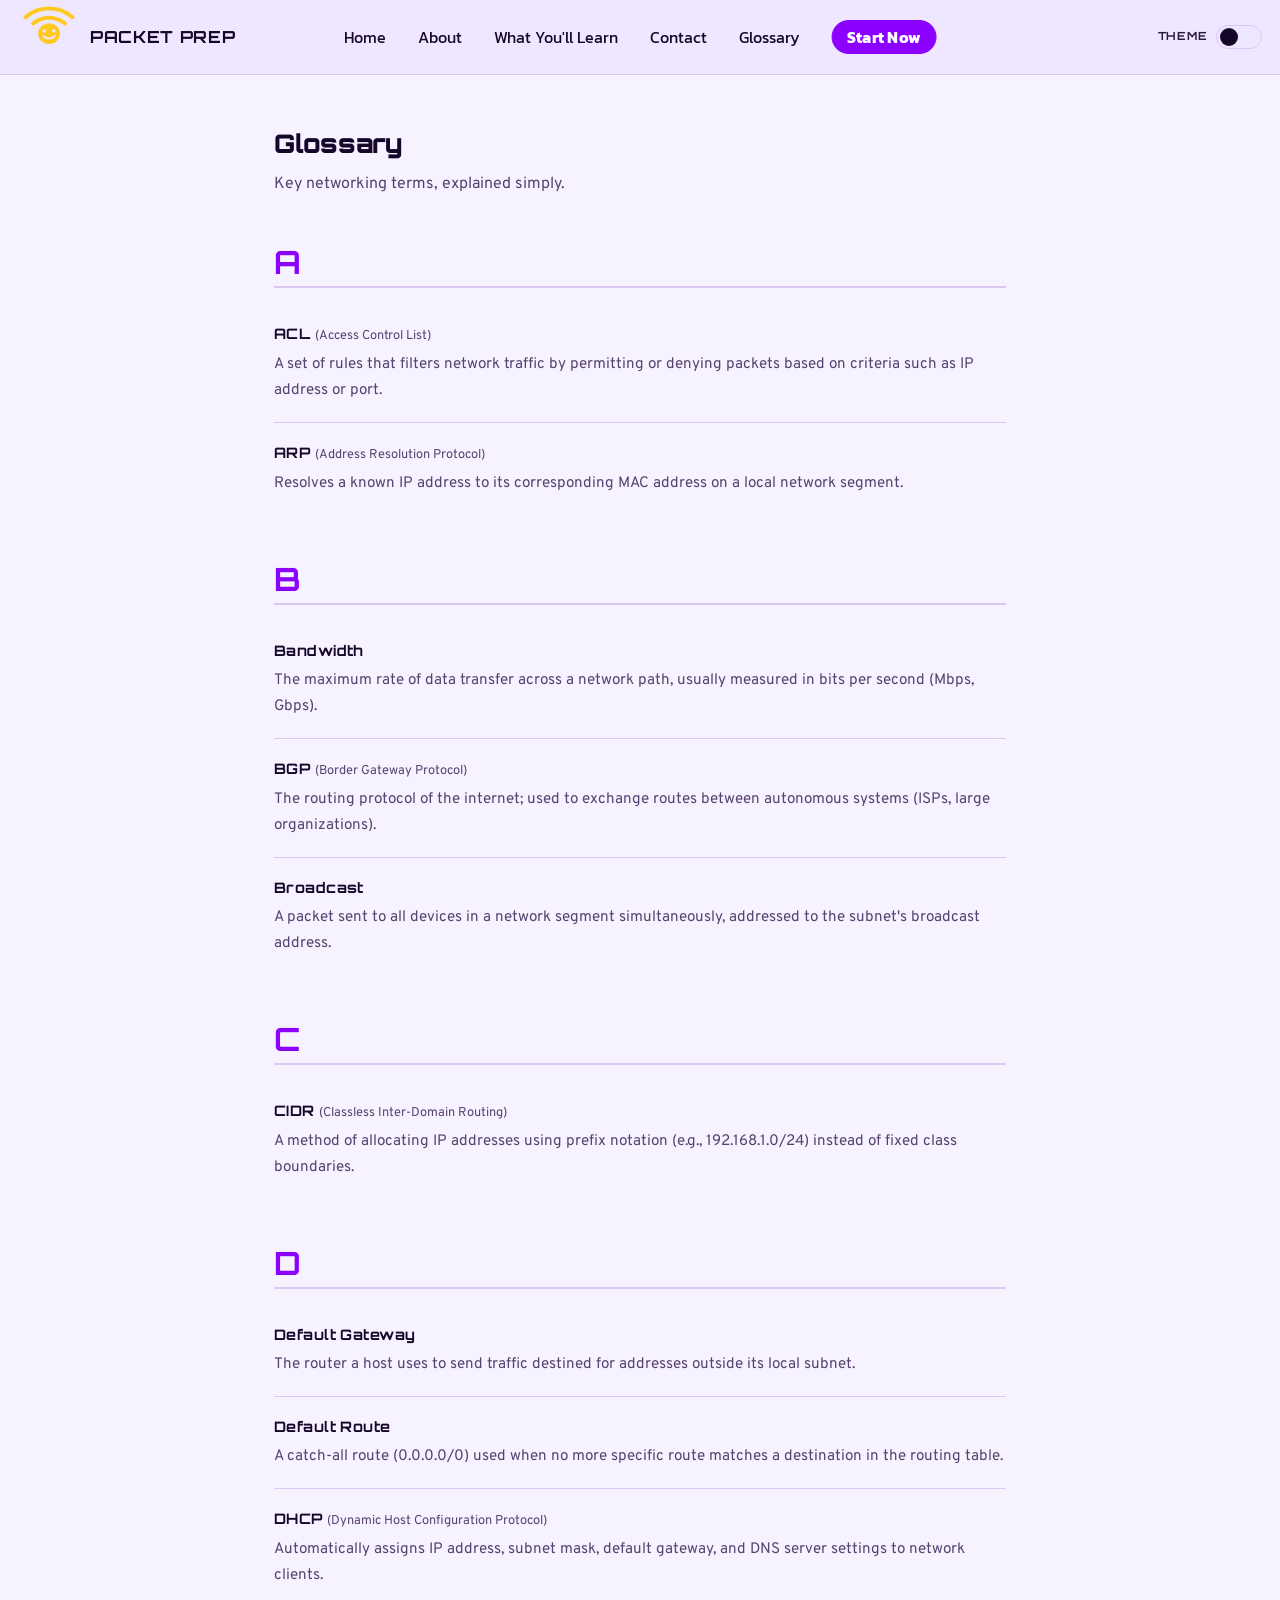
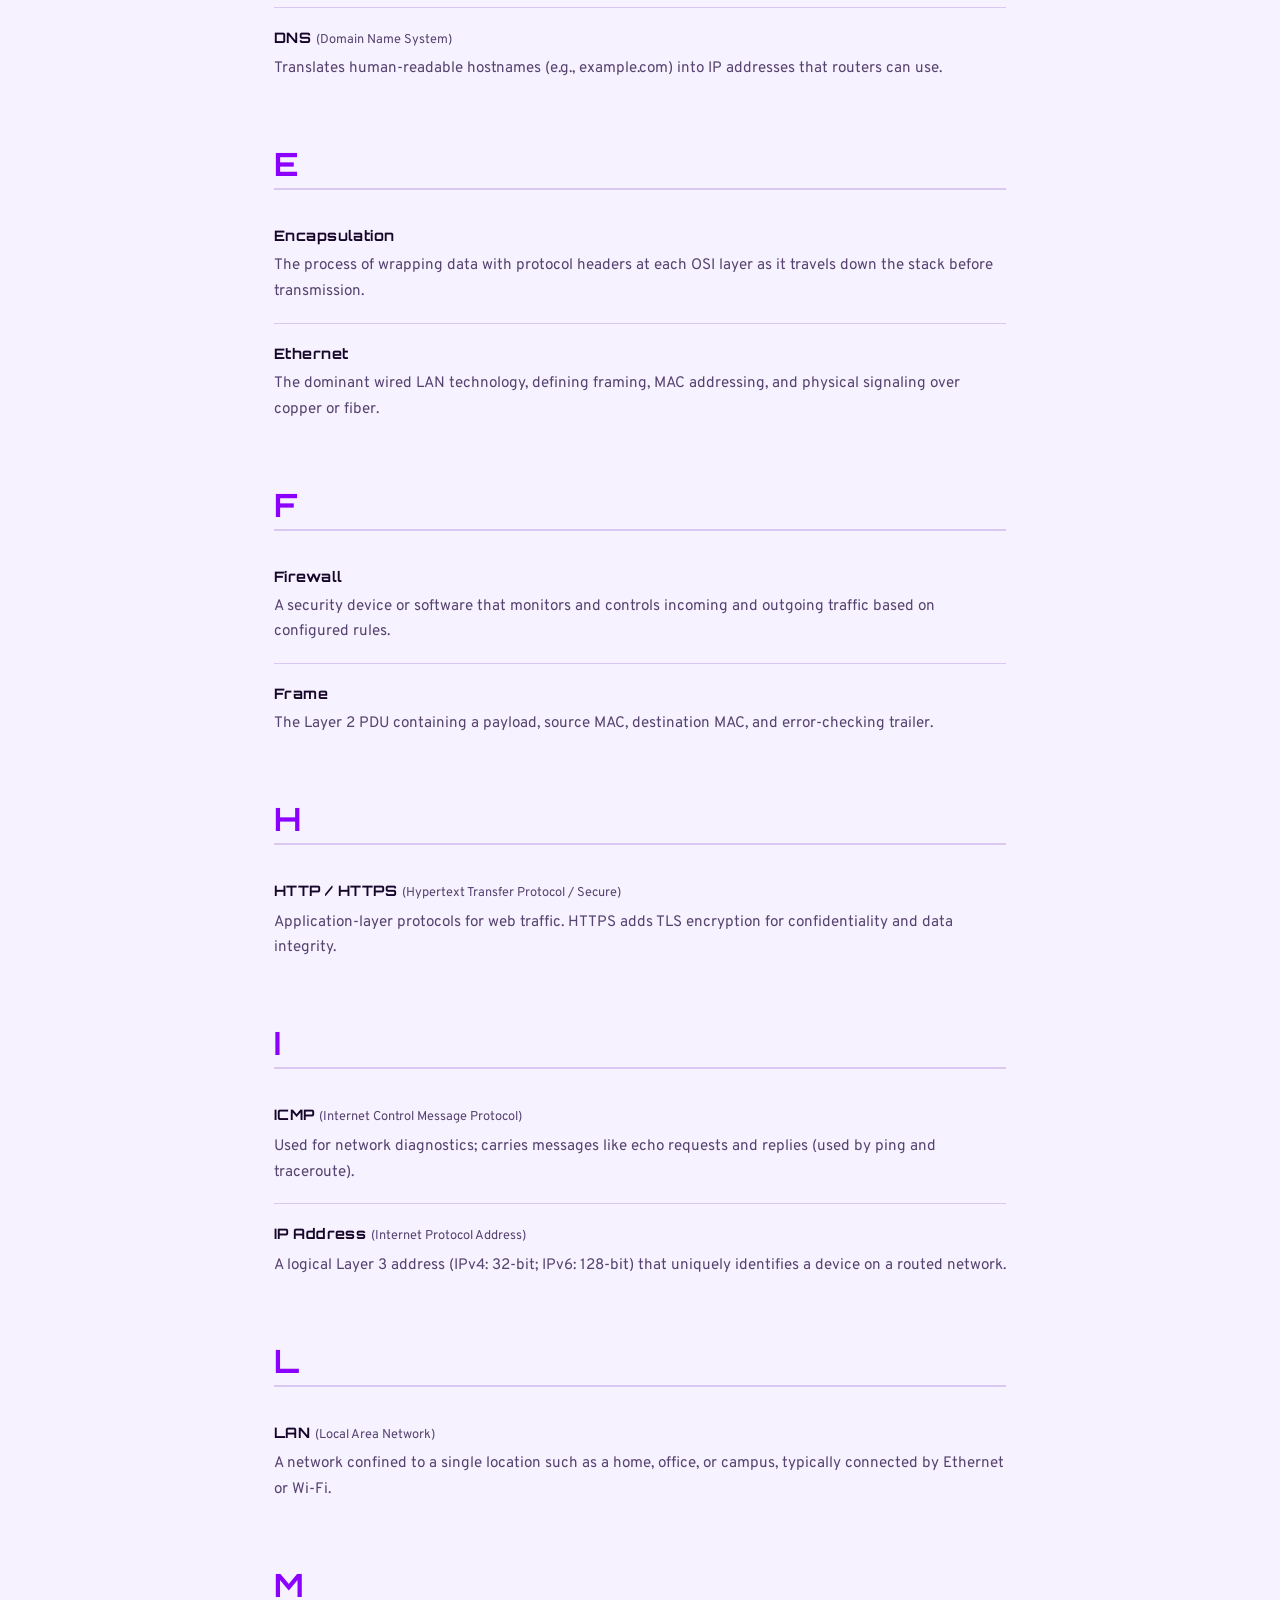
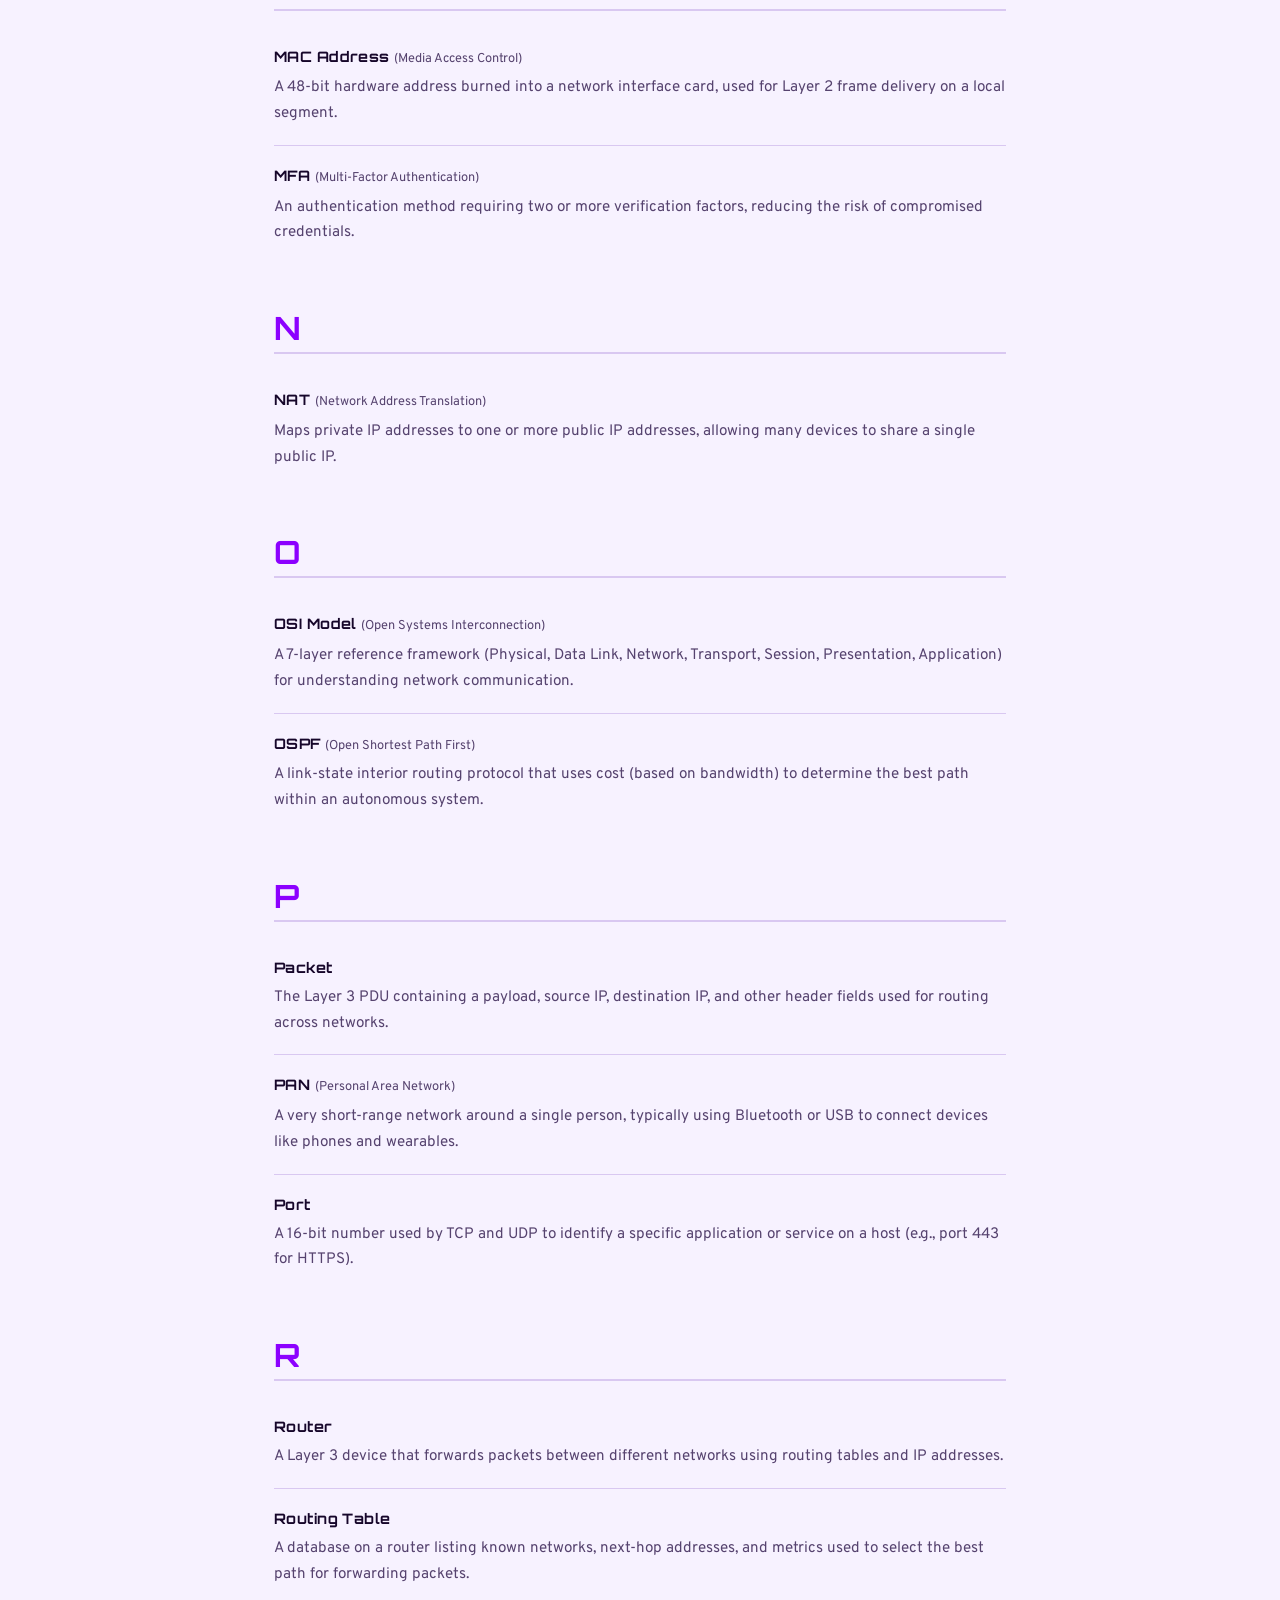
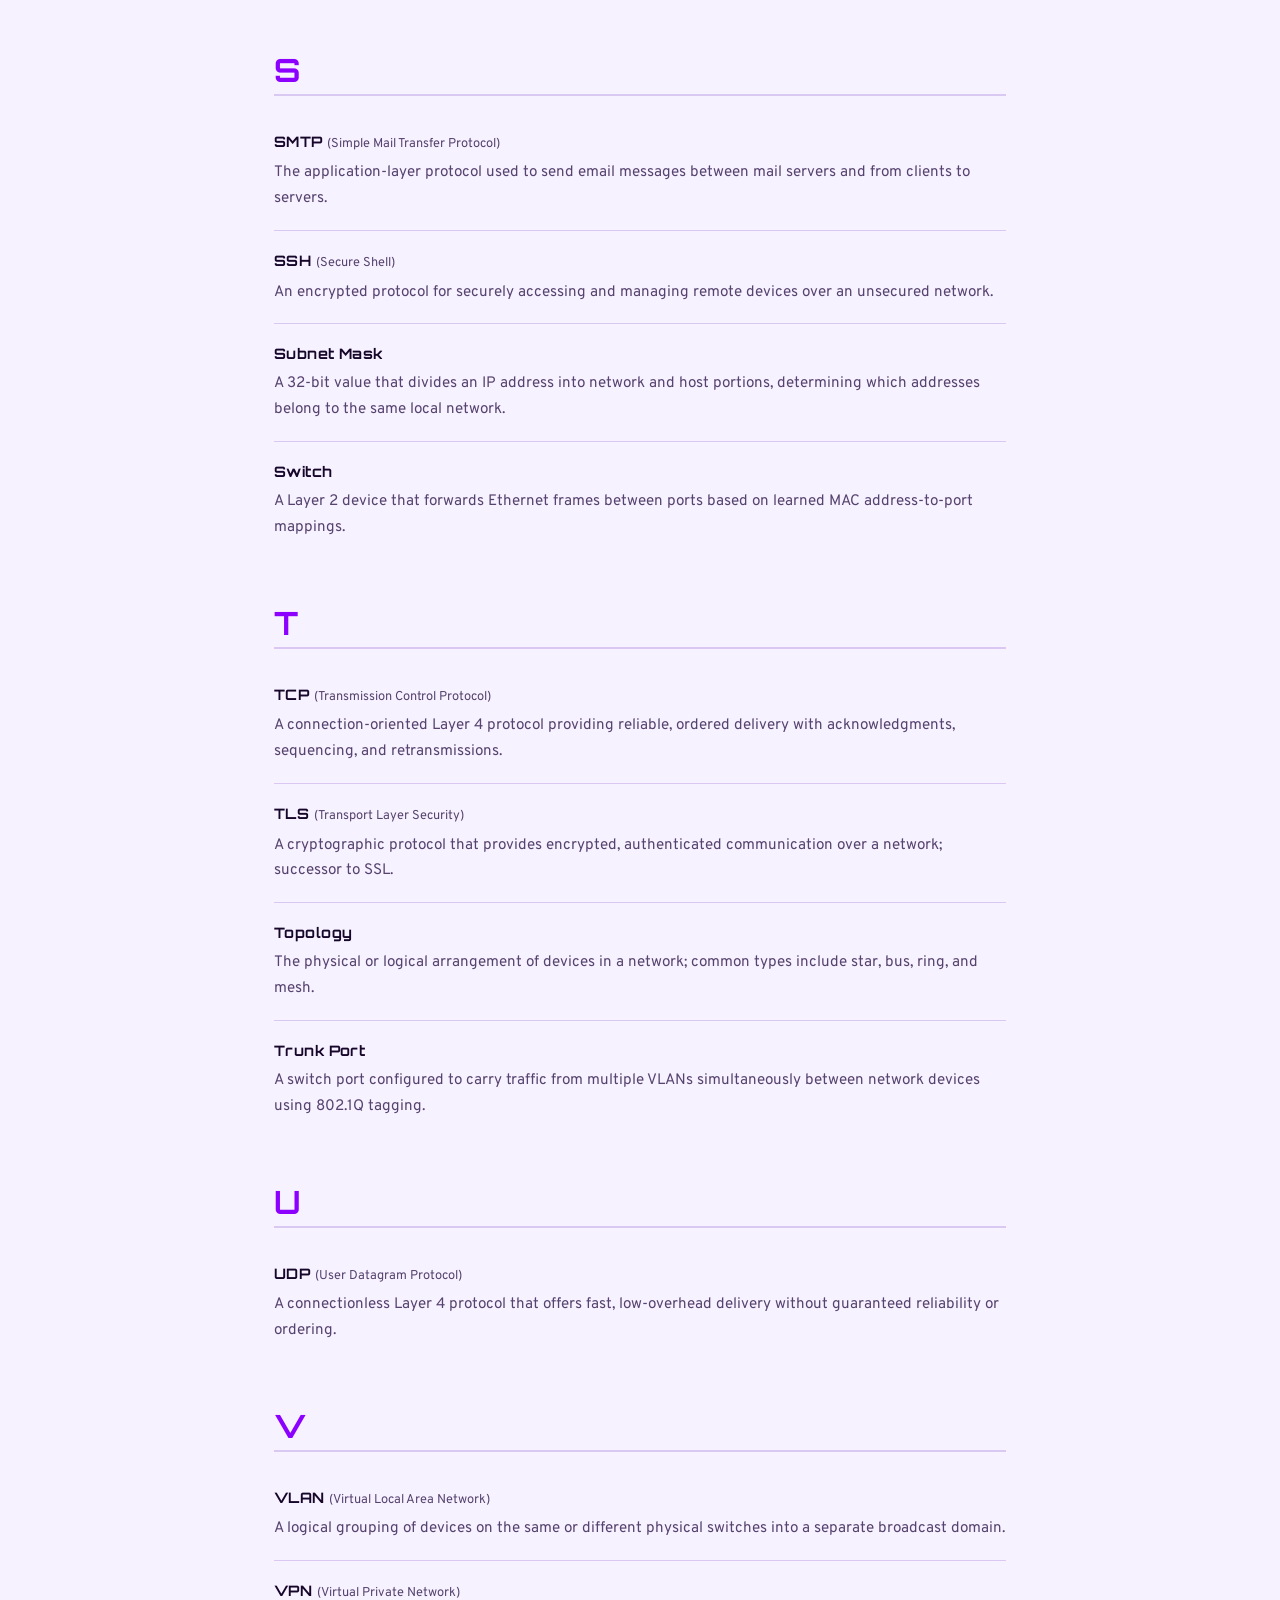
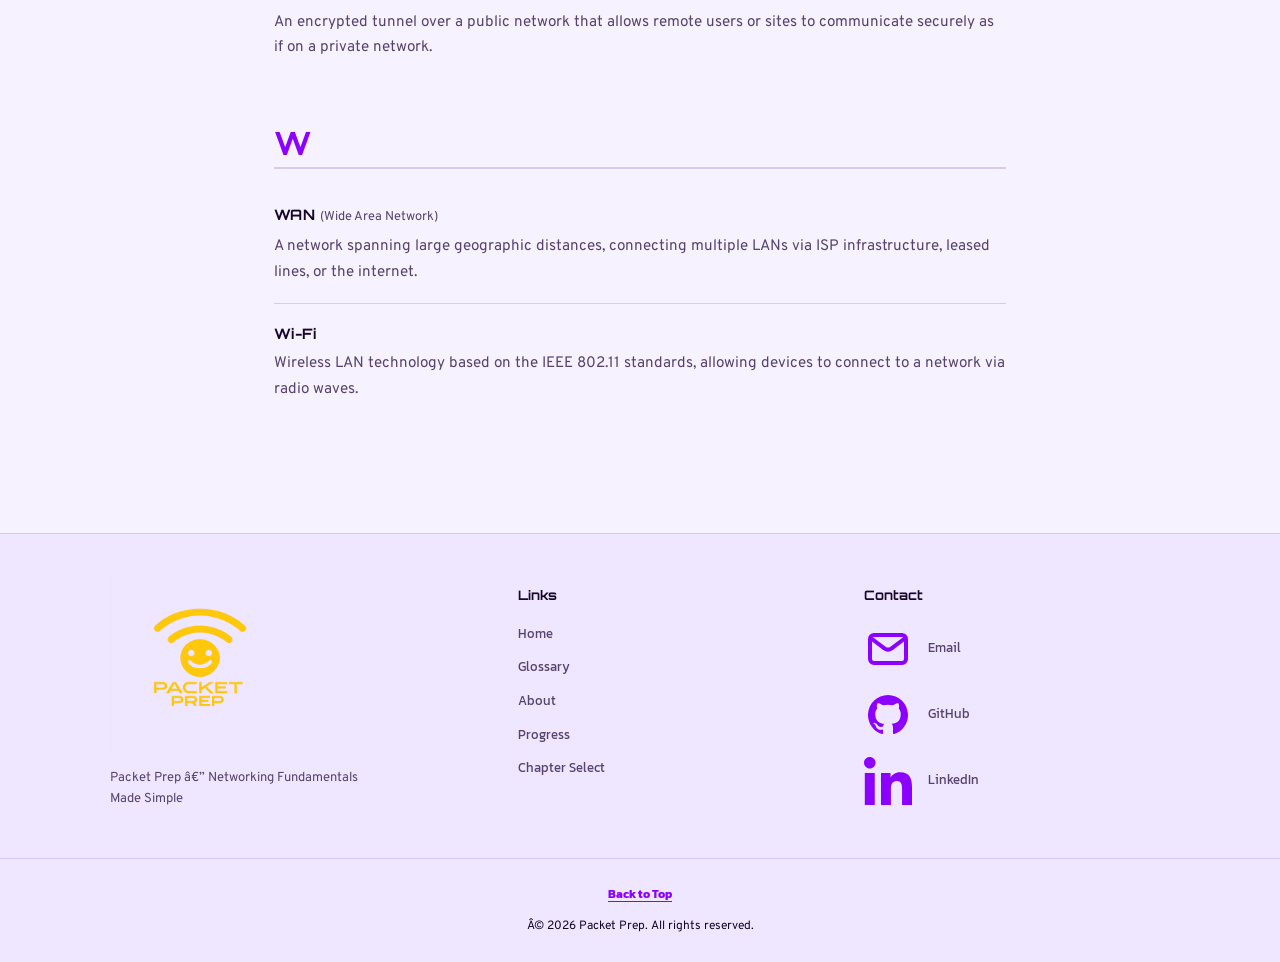
<file: glossary.html>
﻿<!doctype html>
<html lang="en">
  <head>
    <meta charset="UTF-8" />
    <meta name="viewport" content="width=device-width, initial-scale=1" />
    <title>Glossary - Packet Prep</title>
    <link rel="icon" type="image/png" sizes="32x32" href="Assets/Images/Logo/favicon-32.png?v=2" />
    <link rel="icon" type="image/png" sizes="16x16" href="Assets/Images/Logo/favicon-16.png?v=2" />
    <link rel="apple-touch-icon" sizes="180x180" href="Assets/Images/Logo/apple-touch-icon.png?v=2" />

    <link rel="preconnect" href="https://fonts.googleapis.com" />
    <link rel="preconnect" href="https://fonts.gstatic.com" crossorigin />
    <link
      href="https://fonts.googleapis.com/css2?family=Kanit:wght@400;700&family=Orbitron:wght@400;700&family=Overpass:wght@400;700&display=swap"
      rel="stylesheet"
    />

    <link rel="stylesheet" href="css/global.css" />
    <link rel="stylesheet" href="css/styles.css" />
    <script src="https://cdn.jsdelivr.net/npm/gsap@3.12.5/dist/gsap.min.js" defer></script>
    <script src="js/script.js" defer></script>
  </head>

  <body>
    <a class="skip-link" href="#mainContent">Skip to main content</a>

    <!-- Site header -->
    <header class="topbar topbar--solid" id="top">
      <a class="logo-nav" href="packet_prep.html#home" aria-label="Packet Prep home">
        <img src="Assets/Images/Logo/nav-icon-dark.png" alt="Packet Prep Logo" />
        <span class="logo-wordmark" aria-hidden="true">Packet Prep</span>
      </a>

      <nav class="nav site-nav" id="primaryNav" aria-label="Primary Navigation">
        <a href="packet_prep.html#home">Home</a>
        <a href="packet_prep.html#about">About</a>
        <a href="packet_prep.html#learn">What You'll Learn</a>
        <a href="packet_prep.html#contact">Contact</a>
        <a href="glossary.html" aria-current="page">Glossary</a>
        <a class="nav-cta" href="lessons.html?id=chapter-1">Start Now</a>
      </nav>

      <div class="theme-toggle" aria-label="Toggle theme">
        <span class="theme-toggle__label" aria-hidden="true">Theme</span>
        <div
          id="themeSwitch"
          class="switch"
          role="switch"
          aria-checked="false"
          tabindex="0"
          title="Toggle dark mode"
        ></div>
      </div>

      <button
        class="icon-btn"
        id="menuBtn"
        type="button"
        aria-label="Open navigation menu"
        aria-controls="primaryNav"
        aria-expanded="false"
      >
        Menu
      </button>
    </header>

    <div class="overlay" id="overlay" hidden></div>

    <!-- Glossary content -->
    <main class="gloss-page" id="mainContent">
      <div class="gloss-header">
        <h1 class="gloss-title">Glossary</h1>
        <p class="gloss-lead">Key networking terms, explained simply.</p>
      </div>

      <div class="gloss-content">
        <section class="gloss-group" id="gloss-A">
          <h2 class="gloss-letter">A</h2>
          <dl class="gloss-list">
            <div class="gloss-entry">
              <dt class="gloss-term">ACL <span class="gloss-full">(Access Control List)</span></dt>
              <dd class="gloss-def">
                A set of rules that filters network traffic by permitting or denying packets based on criteria such as
                IP address or port.
              </dd>
            </div>
            <div class="gloss-entry">
              <dt class="gloss-term">ARP <span class="gloss-full">(Address Resolution Protocol)</span></dt>
              <dd class="gloss-def">
                Resolves a known IP address to its corresponding MAC address on a local network segment.
              </dd>
            </div>
          </dl>
        </section>
        <section class="gloss-group" id="gloss-B">
          <h2 class="gloss-letter">B</h2>
          <dl class="gloss-list">
            <div class="gloss-entry">
              <dt class="gloss-term">Bandwidth</dt>
              <dd class="gloss-def">
                The maximum rate of data transfer across a network path, usually measured in bits per second (Mbps,
                Gbps).
              </dd>
            </div>
            <div class="gloss-entry">
              <dt class="gloss-term">BGP <span class="gloss-full">(Border Gateway Protocol)</span></dt>
              <dd class="gloss-def">
                The routing protocol of the internet; used to exchange routes between autonomous systems (ISPs, large
                organizations).
              </dd>
            </div>
            <div class="gloss-entry">
              <dt class="gloss-term">Broadcast</dt>
              <dd class="gloss-def">
                A packet sent to all devices in a network segment simultaneously, addressed to the subnet's broadcast
                address.
              </dd>
            </div>
          </dl>
        </section>
        <section class="gloss-group" id="gloss-C">
          <h2 class="gloss-letter">C</h2>
          <dl class="gloss-list">
            <div class="gloss-entry">
              <dt class="gloss-term">CIDR <span class="gloss-full">(Classless Inter-Domain Routing)</span></dt>
              <dd class="gloss-def">
                A method of allocating IP addresses using prefix notation (e.g., 192.168.1.0/24) instead of fixed class
                boundaries.
              </dd>
            </div>
          </dl>
        </section>
        <section class="gloss-group" id="gloss-D">
          <h2 class="gloss-letter">D</h2>
          <dl class="gloss-list">
            <div class="gloss-entry">
              <dt class="gloss-term">Default Gateway</dt>
              <dd class="gloss-def">
                The router a host uses to send traffic destined for addresses outside its local subnet.
              </dd>
            </div>
            <div class="gloss-entry">
              <dt class="gloss-term">Default Route</dt>
              <dd class="gloss-def">
                A catch-all route (0.0.0.0/0) used when no more specific route matches a destination in the routing
                table.
              </dd>
            </div>
            <div class="gloss-entry">
              <dt class="gloss-term">DHCP <span class="gloss-full">(Dynamic Host Configuration Protocol)</span></dt>
              <dd class="gloss-def">
                Automatically assigns IP address, subnet mask, default gateway, and DNS server settings to network
                clients.
              </dd>
            </div>
            <div class="gloss-entry">
              <dt class="gloss-term">DNS <span class="gloss-full">(Domain Name System)</span></dt>
              <dd class="gloss-def">
                Translates human-readable hostnames (e.g., example.com) into IP addresses that routers can use.
              </dd>
            </div>
          </dl>
        </section>
        <section class="gloss-group" id="gloss-E">
          <h2 class="gloss-letter">E</h2>
          <dl class="gloss-list">
            <div class="gloss-entry">
              <dt class="gloss-term">Encapsulation</dt>
              <dd class="gloss-def">
                The process of wrapping data with protocol headers at each OSI layer as it travels down the stack before
                transmission.
              </dd>
            </div>
            <div class="gloss-entry">
              <dt class="gloss-term">Ethernet</dt>
              <dd class="gloss-def">
                The dominant wired LAN technology, defining framing, MAC addressing, and physical signaling over copper
                or fiber.
              </dd>
            </div>
          </dl>
        </section>
        <section class="gloss-group" id="gloss-F">
          <h2 class="gloss-letter">F</h2>
          <dl class="gloss-list">
            <div class="gloss-entry">
              <dt class="gloss-term">Firewall</dt>
              <dd class="gloss-def">
                A security device or software that monitors and controls incoming and outgoing traffic based on
                configured rules.
              </dd>
            </div>
            <div class="gloss-entry">
              <dt class="gloss-term">Frame</dt>
              <dd class="gloss-def">
                The Layer 2 PDU containing a payload, source MAC, destination MAC, and error-checking trailer.
              </dd>
            </div>
          </dl>
        </section>
        <section class="gloss-group" id="gloss-H">
          <h2 class="gloss-letter">H</h2>
          <dl class="gloss-list">
            <div class="gloss-entry">
              <dt class="gloss-term">
                HTTP / HTTPS <span class="gloss-full">(Hypertext Transfer Protocol / Secure)</span>
              </dt>
              <dd class="gloss-def">
                Application-layer protocols for web traffic. HTTPS adds TLS encryption for confidentiality and data
                integrity.
              </dd>
            </div>
          </dl>
        </section>
        <section class="gloss-group" id="gloss-I">
          <h2 class="gloss-letter">I</h2>
          <dl class="gloss-list">
            <div class="gloss-entry">
              <dt class="gloss-term">ICMP <span class="gloss-full">(Internet Control Message Protocol)</span></dt>
              <dd class="gloss-def">
                Used for network diagnostics; carries messages like echo requests and replies (used by ping and
                traceroute).
              </dd>
            </div>
            <div class="gloss-entry">
              <dt class="gloss-term">IP Address <span class="gloss-full">(Internet Protocol Address)</span></dt>
              <dd class="gloss-def">
                A logical Layer 3 address (IPv4: 32-bit; IPv6: 128-bit) that uniquely identifies a device on a routed
                network.
              </dd>
            </div>
          </dl>
        </section>
        <section class="gloss-group" id="gloss-L">
          <h2 class="gloss-letter">L</h2>
          <dl class="gloss-list">
            <div class="gloss-entry">
              <dt class="gloss-term">LAN <span class="gloss-full">(Local Area Network)</span></dt>
              <dd class="gloss-def">
                A network confined to a single location such as a home, office, or campus, typically connected by
                Ethernet or Wi-Fi.
              </dd>
            </div>
          </dl>
        </section>
        <section class="gloss-group" id="gloss-M">
          <h2 class="gloss-letter">M</h2>
          <dl class="gloss-list">
            <div class="gloss-entry">
              <dt class="gloss-term">MAC Address <span class="gloss-full">(Media Access Control)</span></dt>
              <dd class="gloss-def">
                A 48-bit hardware address burned into a network interface card, used for Layer 2 frame delivery on a
                local segment.
              </dd>
            </div>
            <div class="gloss-entry">
              <dt class="gloss-term">MFA <span class="gloss-full">(Multi-Factor Authentication)</span></dt>
              <dd class="gloss-def">
                An authentication method requiring two or more verification factors, reducing the risk of compromised
                credentials.
              </dd>
            </div>
          </dl>
        </section>
        <section class="gloss-group" id="gloss-N">
          <h2 class="gloss-letter">N</h2>
          <dl class="gloss-list">
            <div class="gloss-entry">
              <dt class="gloss-term">NAT <span class="gloss-full">(Network Address Translation)</span></dt>
              <dd class="gloss-def">
                Maps private IP addresses to one or more public IP addresses, allowing many devices to share a single
                public IP.
              </dd>
            </div>
          </dl>
        </section>
        <section class="gloss-group" id="gloss-O">
          <h2 class="gloss-letter">O</h2>
          <dl class="gloss-list">
            <div class="gloss-entry">
              <dt class="gloss-term">OSI Model <span class="gloss-full">(Open Systems Interconnection)</span></dt>
              <dd class="gloss-def">
                A 7-layer reference framework (Physical, Data Link, Network, Transport, Session, Presentation,
                Application) for understanding network communication.
              </dd>
            </div>
            <div class="gloss-entry">
              <dt class="gloss-term">OSPF <span class="gloss-full">(Open Shortest Path First)</span></dt>
              <dd class="gloss-def">
                A link-state interior routing protocol that uses cost (based on bandwidth) to determine the best path
                within an autonomous system.
              </dd>
            </div>
          </dl>
        </section>
        <section class="gloss-group" id="gloss-P">
          <h2 class="gloss-letter">P</h2>
          <dl class="gloss-list">
            <div class="gloss-entry">
              <dt class="gloss-term">Packet</dt>
              <dd class="gloss-def">
                The Layer 3 PDU containing a payload, source IP, destination IP, and other header fields used for
                routing across networks.
              </dd>
            </div>
            <div class="gloss-entry">
              <dt class="gloss-term">PAN <span class="gloss-full">(Personal Area Network)</span></dt>
              <dd class="gloss-def">
                A very short-range network around a single person, typically using Bluetooth or USB to connect devices
                like phones and wearables.
              </dd>
            </div>
            <div class="gloss-entry">
              <dt class="gloss-term">Port</dt>
              <dd class="gloss-def">
                A 16-bit number used by TCP and UDP to identify a specific application or service on a host (e.g., port
                443 for HTTPS).
              </dd>
            </div>
          </dl>
        </section>
        <section class="gloss-group" id="gloss-R">
          <h2 class="gloss-letter">R</h2>
          <dl class="gloss-list">
            <div class="gloss-entry">
              <dt class="gloss-term">Router</dt>
              <dd class="gloss-def">
                A Layer 3 device that forwards packets between different networks using routing tables and IP addresses.
              </dd>
            </div>
            <div class="gloss-entry">
              <dt class="gloss-term">Routing Table</dt>
              <dd class="gloss-def">
                A database on a router listing known networks, next-hop addresses, and metrics used to select the best
                path for forwarding packets.
              </dd>
            </div>
          </dl>
        </section>
        <section class="gloss-group" id="gloss-S">
          <h2 class="gloss-letter">S</h2>
          <dl class="gloss-list">
            <div class="gloss-entry">
              <dt class="gloss-term">SMTP <span class="gloss-full">(Simple Mail Transfer Protocol)</span></dt>
              <dd class="gloss-def">
                The application-layer protocol used to send email messages between mail servers and from clients to
                servers.
              </dd>
            </div>
            <div class="gloss-entry">
              <dt class="gloss-term">SSH <span class="gloss-full">(Secure Shell)</span></dt>
              <dd class="gloss-def">
                An encrypted protocol for securely accessing and managing remote devices over an unsecured network.
              </dd>
            </div>
            <div class="gloss-entry">
              <dt class="gloss-term">Subnet Mask</dt>
              <dd class="gloss-def">
                A 32-bit value that divides an IP address into network and host portions, determining which addresses
                belong to the same local network.
              </dd>
            </div>
            <div class="gloss-entry">
              <dt class="gloss-term">Switch</dt>
              <dd class="gloss-def">
                A Layer 2 device that forwards Ethernet frames between ports based on learned MAC address-to-port
                mappings.
              </dd>
            </div>
          </dl>
        </section>
        <section class="gloss-group" id="gloss-T">
          <h2 class="gloss-letter">T</h2>
          <dl class="gloss-list">
            <div class="gloss-entry">
              <dt class="gloss-term">TCP <span class="gloss-full">(Transmission Control Protocol)</span></dt>
              <dd class="gloss-def">
                A connection-oriented Layer 4 protocol providing reliable, ordered delivery with acknowledgments,
                sequencing, and retransmissions.
              </dd>
            </div>
            <div class="gloss-entry">
              <dt class="gloss-term">TLS <span class="gloss-full">(Transport Layer Security)</span></dt>
              <dd class="gloss-def">
                A cryptographic protocol that provides encrypted, authenticated communication over a network; successor
                to SSL.
              </dd>
            </div>
            <div class="gloss-entry">
              <dt class="gloss-term">Topology</dt>
              <dd class="gloss-def">
                The physical or logical arrangement of devices in a network; common types include star, bus, ring, and
                mesh.
              </dd>
            </div>
            <div class="gloss-entry">
              <dt class="gloss-term">Trunk Port</dt>
              <dd class="gloss-def">
                A switch port configured to carry traffic from multiple VLANs simultaneously between network devices
                using 802.1Q tagging.
              </dd>
            </div>
          </dl>
        </section>
        <section class="gloss-group" id="gloss-U">
          <h2 class="gloss-letter">U</h2>
          <dl class="gloss-list">
            <div class="gloss-entry">
              <dt class="gloss-term">UDP <span class="gloss-full">(User Datagram Protocol)</span></dt>
              <dd class="gloss-def">
                A connectionless Layer 4 protocol that offers fast, low-overhead delivery without guaranteed reliability
                or ordering.
              </dd>
            </div>
          </dl>
        </section>
        <section class="gloss-group" id="gloss-V">
          <h2 class="gloss-letter">V</h2>
          <dl class="gloss-list">
            <div class="gloss-entry">
              <dt class="gloss-term">VLAN <span class="gloss-full">(Virtual Local Area Network)</span></dt>
              <dd class="gloss-def">
                A logical grouping of devices on the same or different physical switches into a separate broadcast
                domain.
              </dd>
            </div>
            <div class="gloss-entry">
              <dt class="gloss-term">VPN <span class="gloss-full">(Virtual Private Network)</span></dt>
              <dd class="gloss-def">
                An encrypted tunnel over a public network that allows remote users or sites to communicate securely as
                if on a private network.
              </dd>
            </div>
          </dl>
        </section>
        <section class="gloss-group" id="gloss-W">
          <h2 class="gloss-letter">W</h2>
          <dl class="gloss-list">
            <div class="gloss-entry">
              <dt class="gloss-term">WAN <span class="gloss-full">(Wide Area Network)</span></dt>
              <dd class="gloss-def">
                A network spanning large geographic distances, connecting multiple LANs via ISP infrastructure, leased
                lines, or the internet.
              </dd>
            </div>
            <div class="gloss-entry">
              <dt class="gloss-term">Wi-Fi</dt>
              <dd class="gloss-def">
                Wireless LAN technology based on the IEEE 802.11 standards, allowing devices to connect to a network via
                radio waves.
              </dd>
            </div>
          </dl>
        </section>
      </div>
      <!-- End glossary list -->
    </main>

    <!-- Site footer -->
    <footer class="site-footer">
      <div class="footer-container">
        <div class="footer-brand">
          <div class="footer-logo">
            <img src="Assets/Images/Logo/Logo.png" alt="Packet Prep logo" />
          </div>
          <p class="footer-tagline">Packet Prep â€” Networking Fundamentals Made Simple</p>
        </div>

        <nav aria-labelledby="footer-links-heading">
          <h2 id="footer-links-heading" class="footer-heading">Links</h2>
          <ul class="footer-list">
            <li><a href="packet_prep.html#home">Home</a></li>
            <li><a href="glossary.html">Glossary</a></li>
            <li><a href="packet_prep.html#about">About</a></li>
            <li><a href="lessons.html?id=chapter-1">Progress</a></li>
            <li><a href="packet_prep.html#learn">Chapter Select</a></li>
          </ul>
        </nav>

        <nav aria-labelledby="footer-contact-heading">
          <h2 id="footer-contact-heading" class="footer-heading">Contact</h2>
          <ul class="footer-list">
            <li class="footer-item">
              <svg xmlns="http://www.w3.org/2000/svg" viewBox="0 0 24 24" fill="none">
                <path
                  d="M4 7.00005L10.2 11.65C11.2667 12.45 12.7333 12.45 13.8 11.65L20 7"
                  stroke="currentColor"
                  stroke-width="2"
                  stroke-linecap="round"
                  stroke-linejoin="round"
                />
                <rect
                  x="3"
                  y="5"
                  width="18"
                  height="14"
                  rx="2"
                  stroke="currentColor"
                  stroke-width="2"
                  stroke-linecap="round"
                />
              </svg>
              <a href="mailto:dlsisson@asu.edu">Email</a>
            </li>

            <li class="footer-item footer-item--social">
              <svg viewBox="0 0 24 24" aria-hidden="true" fill="currentColor">
                <path
                  d="M12 2C6.477 2 2 6.477 2 12c0 4.418 2.865 8.167 6.839 9.49.5.092.682-.217.682-.482 0-.237-.009-.868-.013-1.703-2.782.604-3.369-1.34-3.369-1.34-.454-1.154-1.11-1.462-1.11-1.462-.908-.62.069-.608.069-.608 1.003.07 1.531 1.03 1.531 1.03.892 1.529 2.341 1.087 2.91.832.092-.647.35-1.088.636-1.338-2.22-.253-4.555-1.11-4.555-4.943 0-1.091.39-1.984 1.029-2.683-.103-.253-.446-1.27.098-2.647 0 0 .84-.269 2.75 1.025A9.578 9.578 0 0112 6.836a9.58 9.58 0 012.504.337c1.909-1.294 2.747-1.025 2.747-1.025.546 1.377.203 2.394.1 2.647.64.699 1.028 1.592 1.028 2.683 0 3.842-2.339 4.687-4.566 4.935.359.309.678.919.678 1.852 0 1.336-.012 2.415-.012 2.743 0 .267.18.578.688.48C19.138 20.163 22 16.418 22 12c0-5.523-4.477-10-10-10z"
                />
              </svg>
              <a href="https://github.com/dlsisson" target="_blank" rel="noopener noreferrer">GitHub</a>
            </li>

            <li class="footer-item footer-item--social">
              <svg viewBox="0 0 93.06 93.06" aria-hidden="true" fill="currentColor">
                <g>
                  <g>
                    <path
                      d="M11.185,0.08C5.004,0.08,0.001,5.092,0,11.259c0,6.173,5.003,11.184,11.186,11.184c6.166,0,11.176-5.011,11.176-11.184 C22.362,5.091,17.351,0.08,11.185,0.08z"
                    />
                    <rect x="1.538" y="30.926" width="19.287" height="62.054" />
                    <path
                      d="M69.925,29.383c-9.382,0-15.673,5.144-18.248,10.022h-0.258v-8.479H32.921H32.92v62.053h19.27V62.281 c0-8.093,1.541-15.932,11.575-15.932c9.89,0,10.022,9.256,10.022,16.451v30.178H93.06V58.942 C93.06,42.235,89.455,29.383,69.925,29.383z"
                    />
                  </g>
                </g>
              </svg>
              <a href="https://www.linkedin.com/in/dakota-sisson/" target="_blank" rel="noopener noreferrer"
                >LinkedIn</a
              >
            </li>
          </ul>
        </nav>
      </div>

      <div class="footer-bottom">
        <p><a class="footer-top-link" href="#top">Back to Top</a></p>
        <p>Â© 2026 Packet Prep. All rights reserved.</p>
      </div>
    </footer>
  </body>
</html>
</file>
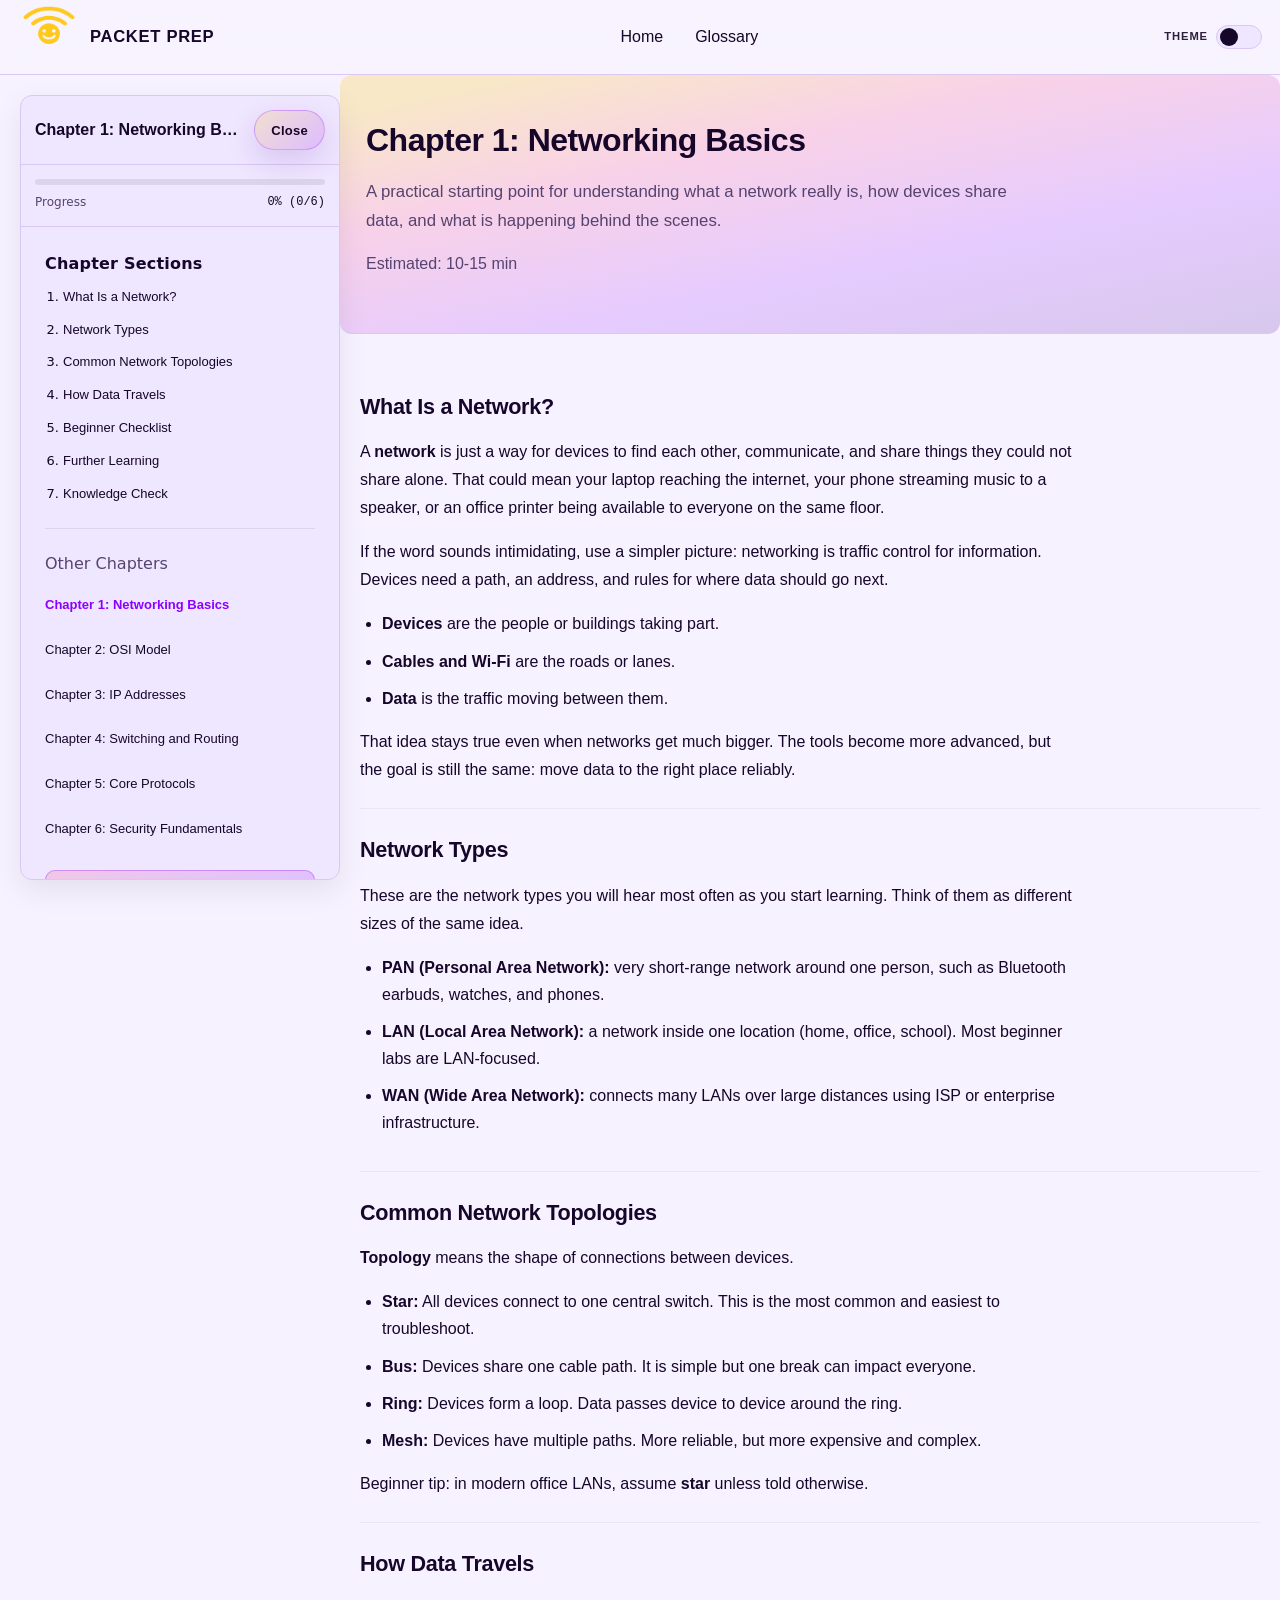
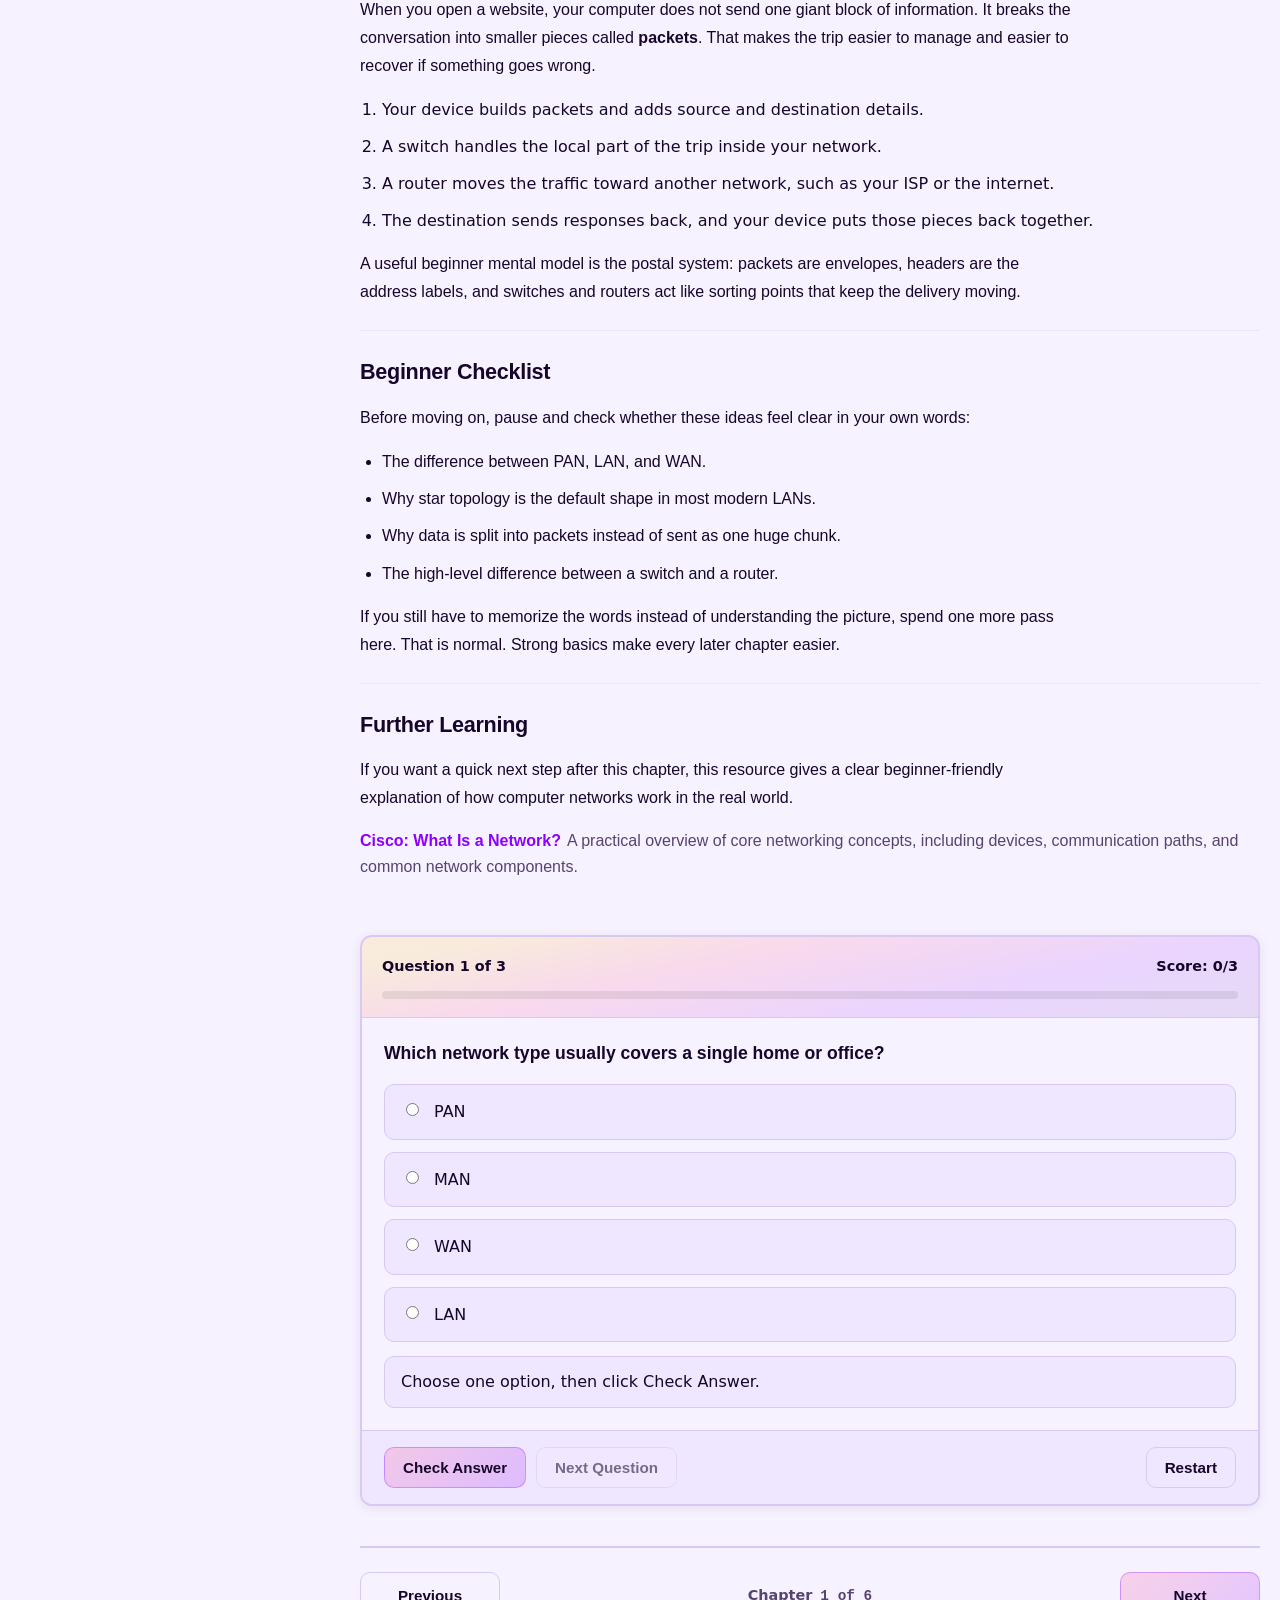
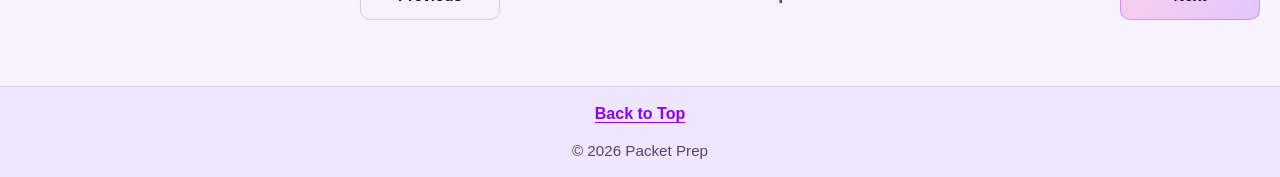
<file: lessons.html>
<!doctype html>
<html lang="en">
  <head>
    <meta charset="utf-8" />
    <meta name="viewport" content="width=device-width,initial-scale=1" />
    <title>Packet Prep - Chapter</title>
    <link rel="icon" type="image/png" sizes="32x32" href="Assets/Images/Logo/favicon-32.png?v=2" />
    <link rel="icon" type="image/png" sizes="16x16" href="Assets/Images/Logo/favicon-16.png?v=2" />
    <link rel="apple-touch-icon" sizes="180x180" href="Assets/Images/Logo/apple-touch-icon.png?v=2" />
    <link rel="preconnect" href="https://fonts.googleapis.com" />
    <link rel="preconnect" href="https://fonts.gstatic.com" crossorigin />

    <link rel="stylesheet" href="css/global.css" />
    <link rel="stylesheet" href="css/lesson.css" />

    <!-- Shared site behavior (theme, nav, etc.) -->
    <script src="js/script.js" defer></script>

    <!-- Lesson runtime: loads chapter content, sidebar, nav buttons, and quiz -->
    <script src="js/lessonLoader.js" defer></script>
  </head>

  <body>
    <a class="skip-link" href="#main">Skip to main content</a>

    <!-- Site header -->
    <header class="topbar" id="top">
      <a class="logo-nav" href="packet_prep.html#home" aria-label="Packet Prep home">
        <img src="Assets/Images/Logo/nav-icon-dark.png" alt="Packet Prep Logo" />
        <span class="logo-wordmark" aria-hidden="true">Packet Prep</span>
      </a>

      <nav class="nav" aria-label="Primary Navigation">
        <a href="packet_prep.html">Home</a>
        <a href="glossary.html">Glossary</a>
      </nav>

      <div class="theme-toggle" aria-label="Toggle theme">
        <span class="theme-toggle__label" aria-hidden="true">Theme</span>
        <div
          id="themeSwitch"
          class="switch"
          role="switch"
          aria-checked="false"
          tabindex="0"
          title="Toggle dark mode"
        ></div>
      </div>

      <button
        class="icon-btn"
        id="menuBtn"
        type="button"
        aria-label="Open course menu"
        aria-controls="sidebar"
        aria-expanded="false"
      >
        Menu
      </button>
    </header>

    <!-- Backdrop used when the mobile sidebar is open -->
    <div class="overlay" id="overlay" hidden></div>

    <!-- Main lesson layout -->
    <div class="page">
      <!-- Sidebar / chapter navigation -->
      <aside class="sidebar" id="sidebar" aria-label="Course navigation">
        <!-- Sidebar heading with a close button -->
        <div class="sidebar__header">
          <h3 class="sidebar__chapter" id="chapterLabel">Loading...</h3>
          <button class="icon-btn sidebar__close" id="sidebarCloseBtn" type="button" aria-label="Close sidebar">
            Close
          </button>
        </div>

        <!-- Course progress summary -->
        <div class="sidebar__progress-section">
          <div class="progressline">
            <div class="progressline__fill" id="courseProgressFill" style="width: 0%"></div>
          </div>
          <div class="sidebar__progress-text">
            <span class="muted">Progress</span>
            <span class="mono" id="courseProgressText">0%</span>
          </div>
        </div>

        <!-- Chapter links are rendered by JS -->
        <nav class="sidebar__nav" id="sidebarNav" aria-label="Chapters and sections"></nav>
      </aside>

      <!-- Quick reopen button when the sidebar is closed -->
      <button
        id="sidebarOpenBtn"
        class="sidebar-rail"
        aria-label="Open sidebar"
        onclick="document.querySelector('.page').classList.remove('sidebar-closed')"
      >
        Chapters
      </button>

      <!-- Lesson content area -->
      <main class="content" id="main" tabindex="-1">
        <article class="lesson">
          <header class="lesson__header">
            <!-- Chapter title and subtitle are populated by JS -->
            <h1 class="lesson__title" id="chapterTitle">Loading...</h1>
            <p class="lesson__subtitle" id="chapterSubtitle"></p>

            <p class="lesson__time muted" id="chapterTimeEstimate">Estimated: 10-15 min</p>
          </header>

          <!-- Section content is rendered by JS -->
          <div id="lessonSections"></div>

          <!-- Quiz card mount point -->
          <div id="quizMount"></div>

          <!-- Previous/next chapter links are set by JS -->
          <footer class="pager" aria-label="Chapter navigation">
            <a class="pager__btn btn btn--ghost" id="prevBtn" href="#"> Previous </a>

            <div class="pager__status">
              <span class="muted">Chapter</span>
              <span class="mono" id="chapterCount">-</span>
            </div>

            <a class="pager__btn btn btn--primary" id="nextBtn" href="#"> Next </a>
          </footer>
        </article>
      </main>
    </div>

    <footer class="lesson-footer" aria-label="Page footer">
      <div class="lesson-footer__inner">
        <a class="lesson-footer__top" href="#top">Back to Top</a>
        <p class="lesson-footer__copy">&copy; 2026 Packet Prep</p>
      </div>
    </footer>
  </body>
</html>
</file>
<file: css/global.css>
:root {
  /* Core color tokens for light mode */
  --bg: #f7f2ff;
  --text: #16062a;
  --muted: #56436f;
  --line: #d9c8f1;
  --panel: #efe6ff;
  --btn: #f4ebff;
  --btnText: #16062a;
  --focus: #8c00ff;
  --title: #f7f2ff;

  --topH: 75px;
  --max: 1100px;
  --gap: 28px;
  --radius: 14px;

  --brand-deep: #450693;
  --brand-electric: #8c00ff;
  --brand-pink: #ff3f7f;
  --brand-gold: #ffc400;
  --brand-deep-rgb: 69 6 147;
  --brand-electric-rgb: 140 0 255;
  --brand-pink-rgb: 255 63 127;
  --brand-gold-rgb: 255 196 0;

  /* Shared tokens used by lesson pages */
  --border: rgba(0, 0, 0, 0.08);
  --shadow: 0 10px 30px rgba(0, 0, 0, 0.08);
  --accent: #ff3f7f;
  --accent-2: #450693;
}

/* Dark mode token overrides */
:root[data-theme="dark"] {
  --bg: #12051f;
  --text: #f5edff;
  --muted: #ccb7eb;
  --line: #3a1d5f;
  --panel: #1d0d30;
  --btn: #2a1247;
  --btnText: #f5edff;
  --title: #12051f;

  --border: rgba(255, 255, 255, 0.08);
  --shadow: 0 10px 30px rgba(0, 0, 0, 0.35);
}

* {
  box-sizing: border-box;
}
html {
  font-size: 100%;
}

body {
  margin: 0;
  font-family:
    system-ui,
    -apple-system,
    Segoe UI,
    Roboto,
    Helvetica,
    Arial,
    sans-serif;
  background: var(--bg);
  color: var(--text);
  font-size: 1rem;
  line-height: 1.6;
}

body.nav-open {
  overflow: hidden;
}

.skip-link {
  position: fixed;
  left: 16px;
  top: 12px;
  padding: 10px 14px;
  border-radius: 10px;
  background: var(--text);
  color: var(--bg);
  font-weight: 700;
  transform: translateY(-150%);
  transition: transform 0.2s ease;
  z-index: 300;
}

.skip-link:focus,
.skip-link:focus-visible {
  transform: translateY(0);
}

/* Small utility helpers shared across pages */
.muted {
  color: var(--muted);
}
.mono {
  font-family: ui-monospace, SFMono-Regular, Menlo, Monaco, Consolas, "Liberation Mono", "Courier New", monospace;
}
.code {
  font-family: ui-monospace, SFMono-Regular, Menlo, Monaco, Consolas, "Liberation Mono", "Courier New", monospace;
}
.bullets {
  padding-left: 1.1rem;
  line-height: 1.65;
}
.bullets li {
  margin: 0.35rem 0;
}

a {
  color: inherit;
  text-decoration: none;
}

a,
button,
input,
select,
textarea,
summary,
[role="button"],
[role="switch"] {
  -webkit-tap-highlight-color: transparent;
}

a:focus-visible,
button:focus-visible,
input:focus-visible,
select:focus-visible,
textarea:focus-visible,
summary:focus-visible,
[role="button"]:focus-visible,
[role="switch"]:focus-visible {
  outline: 3px solid color-mix(in srgb, var(--focus) 70%, white 30%);
  outline-offset: 3px;
}

h1,
h2,
h3,
h4 {
  font-family: "Orbitron", sans-serif;
  font-optical-sizing: auto;
}

h1 {
  font-size: 30px;
}

h3 {
  color: var(--focus);
}

ul,
a {
  font-family: "Kanit", sans-serif;
  font-weight: 400;
  font-style: normal;
}

p {
  font-family: "Overpass", sans-serif;
  font-optical-sizing: auto;
  font-weight: 400;
  font-style: normal;
  color: var(--text);
}

/* Top bar */

.topbar {
  position: fixed;
  width: 100%;
  top: 0;
  z-index: 100;
  height: var(--topH);
  background: rgba(255, 255, 255, 0.1);
  backdrop-filter: blur(20px);
  -webkit-backdrop-filter: blur(20px);
  border-bottom: 1px solid rgba(255, 255, 255, 0.25);

  display: flex;
  align-items: center;
  justify-content: space-between;
  padding: 0 18px;

  transform: translateY(0);
  will-change: transform;
  transition:
    background 0.3s ease,
    color 0.3s ease,
    transform 0.3s ease;
}

.topbar.hide {
  transform: translateY(-100%);
}

/* Keep nav links bright while the header is transparent. */
.topbar .nav a {
  color: rgba(255, 255, 255, 0.9);
  transition: color 0.3s ease;
}

.topbar .nav a:hover {
  color: #fff;
}

/* Apply the glass style once the page is scrolled. */
.topbar.scrolled {
  background: rgba(255, 255, 255, 0.1);
  backdrop-filter: blur(20px);
  -webkit-backdrop-filter: blur(20px);
  border-bottom: 1px solid rgba(255, 255, 255, 0.25);
  box-shadow: 0 8px 32px rgba(0, 0, 0, 0.1);
}

.topbar.scrolled .nav a {
  color: var(--text);
}

.topbar.scrolled .nav a:hover {
  color: var(--focus);
}

/* Use a solid nav style on non-hero pages like glossary. */
.topbar.topbar--solid,
.topbar.topbar--solid.scrolled {
  background: var(--panel);
  border-bottom: 1px solid var(--line);
  backdrop-filter: none;
  -webkit-backdrop-filter: none;
  box-shadow: none;
}
.topbar.topbar--solid .nav a,
.topbar.topbar--solid.scrolled .nav a {
  color: var(--text);
}
.topbar.topbar--solid .nav a:hover,
.topbar.topbar--solid.scrolled .nav a:hover {
  color: var(--focus);
}

.nav {
  display: flex;
  align-items: center;
  gap: 2rem;
  font-size: 1rem;
  white-space: nowrap;
  margin: 0 auto;
}

.nav a {
  display: inline-flex;
  align-items: center;
  line-height: 1;
}

.nav a:not(.nav-cta) {
  padding: 8px 0;
}

.nav a:hover {
  color: var(--focus);
  transition: color 0.2s ease;
}

.nav a.nav-cta {
  padding: 8px 14px;
  border-radius: 999px;
  border: 1px solid rgba(255, 255, 255, 0.45);
  background: rgba(255, 255, 255, 0.16);
  color: #fff;
  font-weight: 700;
  letter-spacing: 0.02em;
}

.nav a.nav-cta:hover {
  color: #fff;
  background: rgba(255, 255, 255, 0.28);
}

.topbar.scrolled .nav a.nav-cta,
.topbar.topbar--solid .nav a.nav-cta,
.topbar.topbar--solid.scrolled .nav a.nav-cta {
  background: var(--focus);
  border-color: var(--focus);
  color: #fff;
}

.topbar.scrolled .nav a.nav-cta:hover,
.topbar.topbar--solid .nav a.nav-cta:hover,
.topbar.topbar--solid.scrolled .nav a.nav-cta:hover {
  background: #a82f73;
  border-color: #a82f73;
  color: #fff;
}

@media (min-width: 921px) {
  .topbar .site-nav {
    position: absolute;
    left: 50%;
    transform: translateX(-50%);
    margin: 0;
  }
}

.logo-nav {
  display: flex;
  align-items: center;
  gap: 10px;
  flex: 0 0 auto;
  height: calc(var(--topH) - 6px);
  max-height: 70px;
}

.logo-nav img {
  height: min(100%, 62px);
  width: auto;
  max-width: 62px;
  object-fit: contain;
  transform: scale(1.6);
  transform-origin: center;
  display: block;
}

.logo-wordmark {
  font-family: "Orbitron", sans-serif;
  font-weight: 700;
  font-size: clamp(1rem, 1.3vw, 1.28rem);
  letter-spacing: 0.04em;
  line-height: 1;
  color: var(--text);
  text-transform: uppercase;
  white-space: nowrap;
}

.topbar.scrolled .logo-wordmark,
.topbar.topbar--solid .logo-wordmark,
.topbar.topbar--solid.scrolled .logo-wordmark {
  color: var(--text);
}

@media (max-width: 920px) {
  .logo-nav {
    height: calc(var(--topH) - 16px);
    max-height: 52px;
    gap: 8px;
  }

  .logo-nav img {
    max-width: 44px;
    height: min(100%, 44px);
    transform: scale(1.52);
  }

  .logo-wordmark {
    font-size: clamp(0.82rem, 3.6vw, 1rem);
    letter-spacing: 0.03em;
  }
}

.theme-toggle {
  display: flex;
  align-items: center;
  gap: 8px;
  flex: 0 0 auto;
  cursor: pointer;
}

.theme-toggle__label {
  font-family: "Orbitron", sans-serif;
  font-size: 0.7rem;
  font-weight: 700;
  letter-spacing: 0.08em;
  text-transform: uppercase;
  color: var(--text);
  user-select: none;
  opacity: 0.9;
}

.theme-toggle:focus-within .theme-toggle__label {
  opacity: 1;
}

/* Keep label contrast consistent across themes. */
.topbar:not(.topbar--solid) .theme-toggle__label {
  color: var(--text);
}

.switch {
  width: 46px;
  height: 24px;
  border: 1px solid var(--line);
  background: var(--panel);
  border-radius: 999px;
  position: relative;
  cursor: pointer;
  flex: 0 0 auto;
}

.icon-btn {
  display: inline-flex;
  align-items: center;
  justify-content: center;
  min-height: 42px;
  padding: 10px 16px;
  border-radius: 999px;
  border: 1px solid rgba(255, 255, 255, 0.28);
  background: rgba(255, 255, 255, 0.12);
  color: #fff;
  cursor: pointer;
  font-size: 0.86rem;
  font-weight: 700;
  letter-spacing: 0.04em;
  transition:
    background 0.2s ease,
    border-color 0.2s ease,
    transform 0.2s ease;
}

.topbar.scrolled .icon-btn,
.topbar.topbar--solid .icon-btn,
.topbar.topbar--solid.scrolled .icon-btn {
  color: var(--text);
  border-color: var(--line);
  background: var(--panel);
}

.icon-btn:hover {
  transform: translateY(-1px);
}

.switch::after {
  content: "";
  width: 18px;
  height: 18px;
  border-radius: 999px;
  background: var(--text);
  position: absolute;
  top: 50%;
  left: 3px;
  transform: translateY(-50%);
  transition: left 0.2s ease;
}

:root[data-theme="dark"] .switch::after {
  left: 25px;
}

/* Shared full-screen section layout */
.screen {
  min-height: calc(100vh - var(--topH));
  border-bottom: 1px solid var(--line);
  display: flex;
  align-items: center;
}

.wrap {
  width: 100%;
  max-width: var(--max);
  margin: 0 auto;
  padding: 48px 20px;
}

/* Sidebar collapse and mobile drawer behavior */

/* Collapsed sidebar state on desktop */
.page.is-collapsed {
  grid-template-columns: 88px 1fr;
}

.page.is-collapsed .sidebar__meta,
.page.is-collapsed .sidebar__progress,
.page.is-collapsed .navgroup__pill,
.page.is-collapsed .navitem {
  display: none;
}

.page.is-collapsed .navgroup__title {
  justify-content: center;
}

.page.is-collapsed .sidebar__toggle {
  transform: rotate(180deg);
}

/* Backdrop behind mobile drawer */
.overlay {
  position: fixed;
  inset: 0;
  background: rgba(0, 0, 0, 0.55);
  backdrop-filter: blur(2px);
  z-index: 60;
}

/* Mobile drawer layout and interactions */
@media (max-width: 860px) {
  .topbar {
    gap: 10px;
    padding: 0 14px;
  }

  .site-nav {
    position: fixed;
    top: calc(var(--topH) + 10px);
    left: 12px;
    right: 12px;
    margin: 0;
    padding: 14px;
    display: flex;
    flex-direction: column;
    align-items: stretch;
    gap: 6px;
    border: 1px solid var(--line);
    border-radius: 18px;
    background: var(--panel);
    box-shadow: var(--shadow);
    opacity: 0;
    transform: translateY(-10px);
    pointer-events: none;
    z-index: 130;
    white-space: normal;
    overflow: hidden auto;
    max-height: calc(100vh - var(--topH) - 24px);
  }

  .site-nav a {
    min-height: 44px;
    display: flex;
    align-items: center;
    padding: 10px 12px;
    border-radius: 12px;
  }

  .site-nav.is-open {
    opacity: 1;
    transform: translateY(0);
    pointer-events: auto;
  }

  .overlay {
    z-index: 120;
  }

  #menuBtn {
    display: inline-flex;
  }

  .theme-toggle__label {
    display: none;
  }
}

/* Hide the menu button on desktop widths */
#menuBtn {
  display: none;
}

@media (prefers-reduced-motion: reduce) {
  html:focus-within {
    scroll-behavior: auto;
  }

  *,
  *::before,
  *::after {
    animation-duration: 0.01ms !important;
    animation-iteration-count: 1 !important;
    transition-duration: 0.01ms !important;
    scroll-behavior: auto !important;
  }
}
</file>
<file: css/styles.css>
/* Shared section sizing and wrapping */
.screen {
  min-height: calc(100vh - var(--topH));
  border-bottom: 1px solid var(--line);
  display: flex;
  align-items: center;
}

.wrap {
  width: 100%;
  max-width: var(--max);
  margin: 0 auto;
  padding: 48px 20px;
}

/* Hero background and text treatment */

#home.screen {
  min-height: 100vh;
  display: flex;
  align-items: center;
  justify-content: center;
  text-align: center;
  overflow: hidden;
  position: relative;
  background: linear-gradient(135deg, #450693 0%, #8c00ff 34%, #ff3f7f 70%, #ffc400 100%);
  background-size: 300% 300%;
  animation: heroGradientShift 28s ease infinite;
}

@keyframes heroGradientShift {
  0% {
    background-position: 0% 50%;
  }
  50% {
    background-position: 100% 50%;
  }
  100% {
    background-position: 0% 50%;
  }
}

/* Dark mode version of the hero gradient */
:root[data-theme="dark"] #home.screen {
  background: linear-gradient(135deg, #12051f 0%, #2a0d57 26%, #450693 50%, #8c00ff 76%, #ff3f7f 100%);
}

/* Slight overlay to keep hero text readable */
#home.screen::before {
  content: "";
  position: absolute;
  inset: 0;
  background: rgba(0, 0, 0, 0.12);
  z-index: 0;
}

.hero-inner {
  position: relative;
  z-index: 2;
  width: 100%;
  max-width: 760px;
  margin: 0 auto;
  padding: 0 clamp(20px, 4vw, 56px);
  display: flex;
  flex-direction: column;
  align-items: center;
}

#home .hero-inner h1 {
  color: #fff;
  font-size: clamp(2rem, 4vw, 3.5rem);
  margin: 0 0 1rem;
  line-height: 1.2;
  letter-spacing: 0.02em;
}

.hero-title-line {
  white-space: nowrap;
}

h1 {
  text-shadow: none;
}

#home .hero-inner h1 {
  text-shadow: 2px 2px 4px black;
}

#home .hero-inner p {
  color: rgba(255, 255, 255, 0.85);
  margin: 0 0 2rem;
  font-size: 1.1rem;
  line-height: 1.6;
  filter: drop-shadow(0 4px 12px rgba(0, 0, 0, 0.6));
}

/* Primary CTA button */
.btn {
  display: inline-flex;
  align-items: center;
  justify-content: center;
  background: #fff;
  color: var(--focus);
  border: 2px solid var(--focus);
  padding: 12px 28px;
  font-size: 1rem;
  font-weight: 700;
  cursor: pointer;
  border-radius: 8px;
  position: relative;
  overflow: hidden;
  transition:
    color 0.4s ease,
    transform 0.2s ease,
    box-shadow 0.2s ease;
  z-index: 0;
}

/* Wipe animation for the button hover state */
.btn::after {
  content: "";
  position: absolute;
  top: 0;
  left: -130%;
  width: 120%;
  height: 100%;
  background: var(--focus);
  transform: skewX(-18deg);
  transition: left 0.4s cubic-bezier(0.4, 0, 0.2, 1);
  z-index: -1;
}

.btn:hover::after {
  left: -10%;
}

.btn:hover {
  color: #fff;
  transform: translateY(-2px);
  box-shadow: 0 8px 24px rgb(var(--brand-electric-rgb) / 0.35);
}

/* Hero ticker */
.ticker-banner {
  border-top: 1px solid var(--line);
  border-bottom: 1px solid var(--line);
  background: linear-gradient(90deg, #450693 0%, #8c00ff 45%, #ff3f7f 78%, #ffc400 100%);
  overflow: hidden;
}

.ticker-viewport {
  width: 100%;
  overflow: hidden;
  white-space: nowrap;
}

.ticker-track {
  display: inline-flex;
  align-items: center;
  gap: 20px;
  width: max-content;
  padding: 14px 0;
  will-change: transform;
}

.ticker-group {
  display: inline-flex;
  align-items: center;
  gap: 20px;
  padding-right: 20px;
}

.ticker-item {
  font-family: "Orbitron", sans-serif;
  color: #fff7db;
  letter-spacing: 0.15em;
  font-size: 0.86rem;
  font-weight: 700;
}

.ticker-dot {
  color: rgb(var(--brand-gold-rgb) / 0.5);
  font-size: 0.85rem;
}

/* About section */
.about {
  max-width: var(--max);
  margin: 0 auto;
}

.about-title {
  margin: 0 0 14px;
  font-weight: 900;
  letter-spacing: -0.01em;
}

.about-lead {
  margin: 0 0 26px;
  color: var(--muted);
  line-height: 1.7;
}

.about-cards {
  display: grid;
  grid-template-columns: repeat(3, 1fr);
  gap: var(--gap);
  align-items: stretch;
}

.fact-card {
  border: 1px solid rgba(255, 255, 255, 0.35);
  background: rgba(255, 255, 255, 0.25);
  backdrop-filter: blur(20px);
  -webkit-backdrop-filter: blur(20px);
  border-radius: var(--radius);
  padding: 1rem;
  display: flex;
  flex-direction: column;
  gap: 12px;
  box-shadow: 0 8px 32px rgba(0, 0, 0, 0.1);
}

.fact-media {
  border: 1px solid var(--line);
  border-radius: calc(var(--radius) - 4px);
  background: transparent;
  aspect-ratio: 1;
  display: flex;
  align-items: center;
  justify-content: center;
  color: var(--text);
  padding: 2rem;
}

.fact-media svg {
  width: 100%;
  height: 100%;
  max-width: 10rem;
  max-height: 10rem;
  stroke: currentColor;
}

.fact-title {
  margin: 0;
}
.fact-text {
  margin: 0;
  color: var(--muted);
}

/* Glossary page styles */
.gloss-page {
  width: 100%;
  max-width: 780px;
  margin: 0 auto;
  padding: calc(var(--topH) + 48px) 24px 64px;
}

.gloss-header {
  margin-bottom: 48px;
}

.gloss-title {
  margin: 0 0 8px;
  font-family: "Orbitron", sans-serif;
  font-size: 1.6rem;
  font-weight: 900;
  color: var(--text);
  letter-spacing: -0.01em;
}

.gloss-lead {
  margin: 0;
  color: var(--muted);
  font-size: 1rem;
}

.gloss-group {
  margin-bottom: 48px;
}

.gloss-letter {
  font-family: "Orbitron", sans-serif;
  font-size: 2rem;
  font-weight: 700;
  color: var(--focus);
  line-height: 1;
  margin: 0 0 16px;
  border-bottom: 2px solid var(--line);
  padding-bottom: 8px;
}

.gloss-list {
  margin: 0;
  padding: 0;
  display: flex;
  flex-direction: column;
  gap: 0;
}

.gloss-entry {
  padding: 18px 0;
  border-bottom: 1px solid var(--line);
}

.gloss-entry:last-child {
  border-bottom: none;
}

.gloss-term {
  font-family: "Orbitron", sans-serif;
  font-size: 0.9rem;
  font-weight: 700;
  color: var(--text);
  letter-spacing: 0.03em;
  margin-bottom: 6px;
}

.gloss-full {
  font-family: "Overpass", sans-serif;
  font-size: 0.8rem;
  font-weight: 400;
  color: var(--muted);
  letter-spacing: 0;
}

.gloss-def {
  margin: 0;
  color: var(--muted);
  font-size: 0.95rem;
  line-height: 1.7;
  font-family: "Overpass", sans-serif;
}

/* What You'll Learn section */
.learnHeader {
  display: flex;
  align-items: flex-end;
  justify-content: space-between;
  margin-bottom: 16px;
  gap: 12px;
}

.learnLayout {
  display: grid;
  grid-template-columns: 1fr 1fr;
  gap: var(--gap);
  align-items: stretch;
}

.learnList {
  border: 1px solid var(--line);
  border-radius: var(--radius);
  overflow: hidden;
}

.learnRow {
  display: grid;
  grid-template-columns: 5rem 1fr;
  min-height: 5rem;
  border-top: 1px solid var(--line);
  background: transparent;
  color: var(--text);
  font: inherit;
  appearance: none;
  cursor: pointer;
  width: 100%;
  text-align: left;
  border-left: 0;
  border-right: 0;
  border-bottom: 0;
}

.topic {
  display: flex;
  align-items: center;
  gap: 0.75rem;
  padding: 0.75rem 1rem 0.75rem 0;
}

.learnRow:first-child {
  border-top: 0;
}
.learnRow:hover {
  background: rgba(127, 127, 127, 0.08);
}

.learnRow:focus-visible {
  position: relative;
  z-index: 1;
}

.num {
  display: flex;
  align-items: center;
  justify-content: center;
  background: var(--panel);
  color: var(--muted);
  font-weight: 800;
  border-right: 1px solid var(--line);
  font-size: 13px;
  user-select: none;
}

.topic {
  padding: 18px 20px;
  font-size: 1rem;
  display: flex;
  align-items: center;
  gap: 10px;
}

.learnRow.active .num {
  background: var(--focus);
  color: var(--bg);
  transition: 0.2s ease;
}

.learnRow.active .topic {
  font-weight: 800;
}

.preview {
  border: 1px solid rgba(255, 255, 255, 0.35);
  border-radius: var(--radius);
  padding: 22px;
  background: rgba(255, 255, 255, 0.25);
  backdrop-filter: blur(20px);
  -webkit-backdrop-filter: blur(20px);
  display: flex;
  flex-direction: column;
  gap: 12px;
  box-shadow: 0 8px 32px rgba(0, 0, 0, 0.1);
}

.previewIcon {
  flex: 1;
  display: flex;
  align-items: center;
  justify-content: center;
  color: var(--muted);
}

.previewIcon svg {
  width: 6rem;
  height: 6rem;
  stroke-width: 1.25;
}

.previewTitle {
  font-weight: 900;
  font-size: 1.2rem;
  margin: 0;
}

.previewBody {
  color: var(--muted);
  font-size: 1rem;
  margin: 0;
}

.previewMeta {
  display: flex;
  gap: 10px;
  flex-wrap: wrap;
  color: var(--muted);
  font-size: 0.8rem;
}

.pill {
  border: 1px solid var(--line);
  background: transparent;
  border-radius: 999px;
  padding: 6px 10px;
}

/* Ready call-to-action section */
.ready {
  text-align: center;
}

/* Canvas layer for hero particles */
.hero-canvas {
  position: absolute;
  inset: 0;
  width: 100%;
  height: 100%;
  pointer-events: none;
  z-index: 1;
}

/* Footer styles */
.site-footer {
  border-top: 1px solid var(--line);
  background: var(--panel);
}

.footer-container {
  max-width: 1100px;
  margin: 0 auto;
  padding: 40px 20px;
  display: grid;
  grid-template-columns: 1.2fr 1fr 1fr;
  gap: 40px;
}

.footer-brand {
  display: flex;
  flex-direction: column;
  align-items: flex-start;
}

.footer-logo {
  display: block;
  width: min(100%, 180px);
  margin-bottom: 14px;
}

.footer-logo img {
  width: 100%;
  height: auto;
  aspect-ratio: 1 / 1;
  object-fit: contain;
  display: block;
}

.footer-tagline {
  font-size: 13px;
  color: var(--muted);
  margin: 0;
  max-width: 32ch;
}

.footer-heading {
  font-size: 13px;
  font-weight: 700;
  margin-bottom: 14px;
}

.footer-list {
  list-style: none;
  padding: 0;
  margin: 0;
}

.footer-list li {
  margin-bottom: 8px;
}

.footer-list a {
  font-size: 13px;
  color: var(--muted);
  text-decoration: none;
}

.footer-list a:hover {
  color: var(--text);
}

.footer-bottom {
  border-top: 1px solid var(--line);
  padding: 14px 20px;
  text-align: center;
  font-size: 12px;
  color: var(--muted);
}

.footer-top-link {
  color: var(--focus);
  text-decoration: underline;
  text-underline-offset: 3px;
  font-weight: 700;
}

.footer-top-link:hover {
  color: var(--text);
}

footer svg {
  width: 3em;
  color: var(--focus);
}

.footer-item {
  display: flex;
  align-items: center;
  gap: 1rem;
  padding: 5px 0;
}

.footer-item--social svg {
  width: 3em;
  height: 3em;
}

/* Responsive adjustments */
@media (max-width: 980px) {
  .about-cards {
    grid-template-columns: 1fr;
  }

  .fact-media {
    height: clamp(12rem, 48vw, 18rem);
  }

  .learnLayout {
    grid-template-columns: 1fr;
  }
}

@media (max-width: 900px) {
  .footer-container {
    grid-template-columns: repeat(2, minmax(0, 1fr));
    gap: 24px 18px;
    align-items: start;
  }

  .footer-brand {
    grid-column: 1 / -1;
    align-items: center;
    text-align: center;
  }

  .footer-logo {
    width: min(100%, 140px);
    margin: 0 auto 10px;
  }

  .footer-tagline {
    max-width: 42ch;
    text-align: center;
  }

  .footer-heading {
    text-align: center;
    margin-bottom: 10px;
  }

  .footer-list {
    text-align: center;
  }

  .footer-list li {
    margin-bottom: 6px;
  }

  .footer-list a {
    display: inline-block;
    padding: 4px 0;
  }

  .footer-item {
    justify-content: center;
    gap: 10px;
    padding: 4px 0;
  }

  footer svg {
    width: 1.45rem;
  }

  .footer-item--social svg {
    width: 1.45rem;
    height: 1.45rem;
  }
}

@media (max-width: 920px) {
  .screen {
    min-height: auto;
  }

  .wrap {
    padding: 56px 20px;
  }

  #home.screen {
    min-height: 100svh;
    padding-top: var(--topH);
    padding-bottom: 32px;
  }

  .nav {
    display: none;
  }

  .hero-inner {
    padding: 0 20px;
  }

  #home .hero-inner h1 {
    font-size: clamp(2rem, 10vw, 3rem);
  }

  #home .hero-inner p {
    font-size: 1rem;
  }

  .topic {
    padding: 16px;
  }

  .footer-item {
    align-items: flex-start;
  }

  .ticker-track {
    padding: 12px 0;
  }

  .ticker-item {
    font-size: 0.74rem;
    letter-spacing: 0.11em;
  }
}

@media (max-width: 720px) {
  .learnRow {
    grid-template-columns: 4rem 1fr;
    min-height: 4.5rem;
  }

  .preview {
    padding: 18px;
  }

  .hero-title-line {
    white-space: normal;
  }
}

@media (max-width: 560px) {
  .footer-container {
    grid-template-columns: 1fr;
    gap: 20px;
    padding: 28px 16px;
  }

  .footer-brand {
    grid-column: auto;
  }

  .footer-bottom {
    padding: 12px 16px;
    font-size: 11px;
  }
}
</file>
<file: css/lesson.css>
/* Lesson page styles aligned with shared global tokens */

:root {
  /* Layout and typography tokens */
  --radius-sm: 12px;
  --content-max: var(--max);
  --sidebar-w: 320px;
  --mono: ui-monospace, SFMono-Regular, Menlo, Monaco, Consolas, "Liberation Mono", "Courier New", monospace;
}

* {
  box-sizing: border-box;
}

html,
body {
  height: 100%;
}
body {
  margin: 0;
  background: var(--bg);
  color: var(--text);
}

/* Override the transparent topbar style used on the home page. */
.topbar {
  background: rgba(255, 255, 255, 0.1);
  backdrop-filter: blur(20px);
  -webkit-backdrop-filter: blur(20px);
  border-bottom: 1px solid var(--line);
}

/* Keep the topbar fixed on lesson pages so it does not slide away. */
.topbar {
  position: fixed; /* Keep this fixed even when shared scripts run. */
  top: 0;
  left: 0;
  right: 0;
  z-index: 110; /* Stay above the sidebar layer. */
}

/* On lessons pages, keep nav visible even if shared script toggles .hide. */
.topbar.hide {
  transform: translateY(0) !important;
}

.topbar .nav a {
  color: var(--text);
}

.topbar .nav a:hover {
  color: var(--focus);
}

/* Page layout */
.page {
  display: grid;
  grid-template-columns: 1fr;
  min-height: calc(100vh - var(--topH));
  gap: 20px;
}

/* Reserve columns for sidebar and content when sidebar is visible. */
.page:not(.sidebar-closed) {
  grid-template-columns: minmax(0, var(--sidebar-w)) 1fr;
}

/* Base sidebar layout */
.sidebar {
  /* In desktop view, this sits in the grid instead of floating. */
  position: sticky;
  top: calc(var(--topH) + 20px);
  width: var(--sidebar-w);
  max-height: calc(100vh - var(--topH) - 40px);
  overflow-y: auto;
  border-radius: var(--radius-sm);
  background: var(--panel);
  border: 1px solid var(--line);
  box-shadow: var(--shadow);
  z-index: 80;
  display: flex;
  flex-direction: column;
  gap: 0;
  margin: calc(var(--topH) + 20px) 0 20px 20px;
}

/* Slightly cleaner scrollbar styling */
.sidebar::-webkit-scrollbar {
  width: 10px;
}
.sidebar::-webkit-scrollbar-thumb {
  background: rgba(0, 0, 0, 0.12); /* Dark thumb keeps contrast on light panels. */
  border-radius: 999px;
}
.sidebar::-webkit-scrollbar-track {
  background: transparent;
}

/* Sidebar heading row */
.sidebar__header {
  display: flex;
  align-items: center;
  justify-content: space-between;
  gap: 12px;
  padding: 14px;
  border-bottom: 1px solid var(--line);
  flex-shrink: 0;
}

.sidebar__chapter {
  margin: 0;
  font-size: 16px;
  font-weight: 700;
  color: var(--text);
  overflow: hidden;
  text-overflow: ellipsis;
  white-space: nowrap;
  flex: 1;
}

/* Progress summary with bar and percentage */
.sidebar__progress-section {
  padding: 14px;
  border-bottom: 1px solid var(--line);
  flex-shrink: 0;
}

.sidebar__progress-section .progressline {
  margin-bottom: 8px;
}

.sidebar__progress-text {
  display: flex;
  justify-content: space-between;
  align-items: center;
  font-size: 12px;
  color: var(--text);
}

/* Shared styles for lesson nav controls */
.icon-btn,
.sidebar-rail {
  display: inline-flex;
  align-items: center;
  justify-content: center;
  min-height: 40px;
  padding: 10px 16px;
  border-radius: 999px;
  border: 1px solid rgb(var(--brand-electric-rgb) / 0.24);
  background: linear-gradient(135deg, rgb(var(--brand-gold-rgb) / 0.18) 0%, rgb(var(--brand-electric-rgb) / 0.18) 100%);
  color: var(--text);
  cursor: pointer;
  font-size: 13px;
  font-weight: 700;
  letter-spacing: 0.02em;
  box-shadow: 0 12px 30px rgb(var(--brand-deep-rgb) / 0.14);
  transition:
    transform 0.2s ease,
    border-color 0.2s ease,
    background 0.2s ease,
    box-shadow 0.2s ease;
}

.icon-btn:hover,
.sidebar-rail:hover {
  border-color: rgb(var(--brand-electric-rgb) / 0.38);
  background: linear-gradient(135deg, rgb(var(--brand-gold-rgb) / 0.24) 0%, rgb(var(--brand-electric-rgb) / 0.24) 100%);
  box-shadow: 0 16px 34px rgb(var(--brand-deep-rgb) / 0.18);
  transform: translateY(-1px);
}

.icon-btn:focus-visible,
.sidebar-rail:focus-visible {
  outline: 2px solid rgb(var(--brand-electric-rgb) / 0.3);
  outline-offset: 2px;
}

#menuBtn {
  display: none;
  width: auto;
  min-width: 0;
}

/* Sidebar close button */
.sidebar__close {
  line-height: 1;
  width: auto;
  height: auto;
  flex-shrink: 0;
}

/* Floating reopen button on desktop */
.sidebar-rail {
  position: fixed;
  left: 20px;
  top: calc(var(--topH) + 20px);
  z-index: 70;
  width: auto;
  display: none;
  white-space: nowrap;
}

/* Show the rail button only when the desktop sidebar is closed. */
@media (min-width: 861px) {
  .page.sidebar-closed .sidebar {
    display: none;
  }

  .page.sidebar-closed .sidebar-rail {
    display: inline-flex;
  }
}

/* Progress bar */
.progressline {
  width: 100%;
  height: 6px;
  background: rgba(0, 0, 0, 0.08);
  border-radius: 999px;
  overflow: hidden;
  margin: 0;
}

.progressline__fill {
  height: 100%;
  background: linear-gradient(90deg, var(--accent), var(--accent-2));
  transition: width 0.3s ease;
}

/* Scrollable sidebar navigation area */
.sidebar__nav {
  display: flex;
  flex-direction: column;
  padding: 12px;
  overflow-y: auto;
  flex: 1;
  gap: 0;
}

/* Sidebar chapters label */
.sidebar__navTitle {
  padding: 12px 12px 8px;
  font-weight: 800;
  letter-spacing: 0.2px;
  color: var(--text);
}

.section-nav-list {
  margin: 0;
  padding: 0 12px 12px 30px;
  font-size: 13px;
}

.section-nav-list li + li {
  margin-top: 8px;
}

.section-nav-list .navitem {
  display: block;
  padding: 2px 0;
  color: var(--text);
  font-size: inherit;
}

.section-nav-list .navitem:hover {
  color: var(--focus);
}

/* Chapter list container */
.chapterlist {
  display: grid;
  grid-template-columns: 1fr;
  gap: 12px;
  padding: 0 10px 16px;
  width: 100%;
}

.chapter {
  border: 1px solid var(--line);
  background: #fff;
  border-radius: var(--radius);
  overflow: hidden;
  width: 100%;
}

.chapter summary {
  list-style: none;
  cursor: pointer;
  padding: 12px 12px;
  display: flex;
  align-items: center;
  justify-content: space-between;
  gap: 10px;
}
.chapter summary::-webkit-details-marker {
  display: none;
}

.chapter summary:focus-visible,
.chapter__link:focus-visible,
.pager__btn:focus-visible,
.sidebar-reset-btn:focus-visible,
.lesson-footer__top:focus-visible {
  outline: 3px solid rgb(var(--brand-electric-rgb) / 0.35);
  outline-offset: 3px;
}

.chapter__left {
  display: flex;
  align-items: baseline;
  gap: 10px;
  min-width: 0;
}

.chapter__num {
  font-family: var(--mono);
  color: var(--muted);
  font-size: 0.88rem;
}

.chapter__title {
  font-weight: 800;
  white-space: nowrap;
  overflow: hidden;
  text-overflow: ellipsis;
}

.chapter__chev {
  color: var(--muted);
  transition: transform 180ms ease;
}

.chapter[open] .chapter__chev {
  transform: rotate(90deg);
}

.chapter.is-active summary {
  background: rgb(var(--brand-electric-rgb) / 0.1);
  border-bottom: 1px solid rgb(var(--brand-electric-rgb) / 0.22);
}

.chapter__sections {
  display: grid;
  padding: 6px 0 10px;
}

.chapter__link {
  display: block;
  padding: 10px 12px;
  color: var(--muted);
  border-top: 1px solid var(--line);
  text-decoration: none;
}
.chapter__link:hover {
  background: rgba(0, 0, 0, 0.03);
  color: var(--text);
  text-decoration: none;
}
.chapter__link.is-active {
  color: var(--focus);
  background: rgb(var(--brand-electric-rgb) / 0.1);
  font-weight: 700;
}

/* Slight indent for subsection links */
.chapter__sections .chapter__link {
  padding-left: 34px;
}

/* Main content column */
.content {
  padding: calc(var(--topH) + 24px) 20px 46px;
}
.content__top {
  display: none;
}
.crumbs {
  display: flex;
  align-items: center;
  gap: 8px;
  color: var(--muted);
  font-size: 0.92rem;
}
.crumbs__link {
  color: var(--muted);
}
.crumbs__link:hover {
  color: var(--focus);
}
.crumbs__current {
  color: var(--text);
  font-weight: 700;
}

.scroll-indicator {
  display: inline-flex;
  align-items: center;
  gap: 10px;
  min-width: 180px;
}
.scroll-indicator__bar {
  flex: 1;
  height: 10px;
  border-radius: 999px;
  background: rgba(0, 0, 0, 0.08);
  overflow: hidden;
}
.scroll-indicator__fill {
  height: 100%;
  background: linear-gradient(90deg, var(--accent), var(--accent-2));
  border-radius: 999px;
}

/* Lesson wrapper uses a flowing layout */
.lesson {
  max-width: var(--content-max);
  margin: 0 auto;
  background: transparent;
  border: none;
  border-radius: 0;
  box-shadow: none;
  padding: 0;
}

/* Lesson header block */
.lesson__header {
  padding: 40px 26px;
  background: linear-gradient(
    168deg,
    rgb(var(--brand-gold-rgb) / 0.22) 8%,
    rgb(var(--brand-pink-rgb) / 0.18) 34%,
    rgb(var(--brand-electric-rgb) / 0.16) 66%,
    rgb(var(--brand-deep-rgb) / 0.18) 100%
  );
  border-bottom: 1px solid var(--line);
  margin-bottom: 32px;
  border-radius: var(--radius-sm);
  margin-top: -24px;
  margin-left: -20px;
  margin-right: -20px;
}
.lesson__title {
  margin: 0;
  font-size: clamp(1.8rem, 2.5vw, 2.4rem);
  letter-spacing: -0.5px;
  font-weight: 900;
  color: var(--text);
}

.lesson__subtitle {
  margin: 12px 0 0;
  color: var(--muted);
  line-height: 1.7;
  max-width: 70ch;
  font-size: 1.05rem;
}

.lesson__chips {
  margin-top: 16px;
  display: flex;
  flex-wrap: wrap;
  gap: 10px;
}

.chip {
  font-size: 0.85rem;
  color: var(--muted);
  border: 1px solid var(--line);
  background: var(--panel);
  padding: 7px 12px;
  border-radius: 20px;
  font-weight: 500;
  white-space: nowrap;
}

.chip--accent {
  color: var(--text);
  border-color: rgb(var(--brand-electric-rgb) / 0.24);
  background: rgb(var(--brand-pink-rgb) / 0.16);
  font-weight: 600;
}

/* Lesson sections */
.section {
  padding: 24px 0;
  border-bottom: 1px solid rgba(0, 0, 0, 0.05);
}

.section:last-of-type {
  border-bottom: none;
}

.section h2 {
  margin: 0 0 14px;
  font-size: 1.35rem;
  font-weight: 800;
  letter-spacing: -0.3px;
  color: var(--text);
}

.section p {
  margin: 0;
  color: var(--text);
  line-height: 1.75;
  max-width: 80ch;
  font-size: 1rem;
  overflow-wrap: break-word;
}

.section p + p,
.section p + ul,
.section p + ol,
.section ul + p,
.section ol + p,
.section .lesson-links,
.section .lesson-note,
.section .lab-steps {
  margin-top: 16px;
}

.section ul,
.section ol {
  margin: 16px 0 0;
  padding-left: 22px;
  color: var(--text);
  max-width: 80ch;
}

.section li {
  margin: 10px 0;
  line-height: 1.7;
}

.section a {
  color: var(--focus);
  text-decoration-thickness: 1.5px;
  text-underline-offset: 0.16em;
}

.section a:hover {
  color: var(--accent);
}

.lesson-links {
  display: flex;
  flex-direction: column;
  gap: 10px;
}

.lesson-link-card {
  display: block;
  padding: 0;
  border: 0;
  border-radius: 0;
  background: none;
  box-shadow: none;
  color: var(--focus);
  text-decoration: none;
  transition: color 0.2s ease;
}

.lesson-link-card:hover {
  color: var(--accent);
}

.lesson-link-card strong,
.lesson-link-card span {
  display: inline;
}

.lesson-link-card {
  overflow-wrap: anywhere;
  word-break: normal;
}

.lesson-link-card span {
  margin-left: 6px;
  color: var(--muted);
}

.lesson-note {
  padding: 16px 18px;
  border-radius: 16px;
  border: 1px solid rgb(var(--brand-electric-rgb) / 0.18);
  background: linear-gradient(135deg, rgb(var(--brand-gold-rgb) / 0.1) 0%, rgb(var(--brand-pink-rgb) / 0.08) 100%);
}

.lab-steps {
  display: grid;
  gap: 12px;
}

.lab-step {
  padding: 14px 16px;
  border-radius: 16px;
  border: 1px solid var(--line);
  background: var(--panel);
}

.lab-step strong {
  display: block;
  margin-bottom: 6px;
}

.lab-step span {
  overflow-wrap: break-word;
}

.twocol {
  display: grid;
  gap: 14px;
  margin-top: 20px;
}

.twocol__row {
  display: grid;
  grid-template-columns: minmax(0, 180px) minmax(0, 1fr);
  gap: 18px;
  padding: 18px;
  border: 1px solid rgb(var(--brand-electric-rgb) / 0.16);
  border-radius: 18px;
  background: linear-gradient(135deg, rgb(var(--brand-gold-rgb) / 0.08) 0%, rgb(var(--brand-electric-rgb) / 0.08) 100%);
}

.twocol__left {
  display: grid;
  align-content: start;
  justify-items: start;
  gap: 8px;
}

.twocol__badge {
  display: inline-flex;
  justify-content: center;
  align-items: center;
  justify-self: start;
  width: fit-content;
  min-width: 56px;
  padding: 6px 12px;
  border-radius: 999px;
  background: rgb(var(--brand-electric-rgb) / 0.12);
  color: var(--focus);
  font-family: var(--mono);
  font-size: 0.88rem;
  font-weight: 700;
  white-space: nowrap;
  line-height: 1;
}

.twocol__title {
  font-size: 1.08rem;
  font-weight: 800;
  color: var(--text);
}

.twocol__desc {
  margin: 0;
}

.twocol__right {
  display: grid;
  align-content: start;
}

/* Callout panel */
.callout {
  margin-top: 16px;
  padding: 16px 18px;
  border-radius: var(--radius-sm);
  border-left: 4px solid var(--accent);
  border: 1px solid rgb(var(--brand-electric-rgb) / 0.24);
  background: linear-gradient(135deg, rgb(var(--brand-pink-rgb) / 0.12) 0%, rgb(var(--brand-gold-rgb) / 0.12) 100%);
}

.callout__title {
  margin: 0;
  font-size: 0.95rem;
  color: var(--focus);
  font-weight: 800;
  text-transform: uppercase;
  letter-spacing: 0.5px;
}

.callout__text {
  margin: 8px 0 0;
  color: var(--text);
  line-height: 1.7;
  font-size: 0.95rem;
}

/* Code block styling */
pre {
  margin: 16px 0 0;
  padding: 16px;
  border-radius: var(--radius-sm);
  border: 1px solid var(--line);
  background: var(--panel);
  overflow: auto;
  font-size: 0.9rem;
  line-height: 1.6;
}
pre code {
  font-family: var(--mono);
  color: var(--text);
}

/* Single-card quiz */
.quizcard {
  margin-top: 32px;
  margin-bottom: 32px;
  border: 2px solid var(--line);
  background: var(--bg);
  border-radius: var(--radius-sm);
  overflow: hidden;
  box-shadow: 0 2px 12px rgba(0, 0, 0, 0.08);
  transition:
    box-shadow 0.3s ease,
    border-color 0.3s ease;
}

.quizcard:hover {
  box-shadow: 0 4px 20px rgba(0, 0, 0, 0.12);
}

.quizcard__top {
  padding: 18px 20px;
  border-bottom: 1px solid var(--line);
  background: linear-gradient(
    168deg,
    rgb(var(--brand-gold-rgb) / 0.14) 10%,
    rgb(var(--brand-pink-rgb) / 0.14) 38%,
    rgb(var(--brand-electric-rgb) / 0.12) 70%,
    rgb(var(--brand-deep-rgb) / 0.1) 100%
  );
}

.quizcard__meta {
  display: flex;
  align-items: baseline;
  justify-content: space-between;
  gap: 12px;
  font-size: 0.9rem;
  margin-bottom: 12px;
  font-weight: 600;
  color: var(--text);
}

.quizcard__bar {
  height: 8px;
  border-radius: 999px;
  background: rgba(0, 0, 0, 0.08);
  overflow: hidden;
}

.quizcard__fill {
  height: 100%;
  width: 0%;
  background: linear-gradient(90deg, var(--accent), var(--accent-2));
  border-radius: 999px;
  transition: width 220ms ease;
}

.quizcard__body {
  padding: 22px;
}

.quizcard__prompt {
  margin: 0 0 18px;
  line-height: 1.5;
  font-size: 1.1rem;
  font-weight: 600;
  color: var(--text);
}

.quizcard__options {
  display: grid;
  gap: 12px;
  margin: 0;
}

.quizopt {
  display: flex;
  gap: 12px;
  align-items: flex-start;
  padding: 14px 16px;
  border-radius: 10px;
  border: 1.5px solid var(--line);
  background: var(--panel);
  cursor: pointer;
  transition: all 0.2s ease;
}
.quizopt:hover {
  background: rgb(var(--brand-pink-rgb) / 0.1);
  border-color: rgb(var(--brand-electric-rgb) / 0.28);
}

.quizopt:focus-within {
  border-color: rgb(var(--brand-electric-rgb) / 0.45);
  box-shadow: 0 0 0 3px rgb(var(--brand-electric-rgb) / 0.16);
}

.quizopt input {
  margin-top: 4px;
  cursor: pointer;
}

.quizopt.is-selected {
  border-color: rgb(var(--brand-electric-rgb) / 0.34);
  background: linear-gradient(135deg, rgb(var(--brand-pink-rgb) / 0.12) 0%, rgb(var(--brand-gold-rgb) / 0.1) 100%);
}

.quizopt.is-correct {
  border-color: rgba(34, 139, 34, 0.7);
  background: rgba(90, 200, 120, 0.22);
}

.quizopt.is-wrong {
  border-color: rgba(143, 23, 92, 0.72);
  background: rgba(143, 23, 92, 0.24);
}

.quizcard__feedback {
  margin-top: 14px;
  padding: 12px 16px;
  border-radius: 10px;
  border: 1px solid var(--line);
  background: var(--panel);
  min-height: 44px;
  display: flex;
  align-items: center;
  gap: 12px;
  font-weight: 500;
}

.quizcard__feedback.is-correct {
  border-color: rgba(34, 139, 34, 0.7);
  background: rgba(90, 200, 120, 0.2);
  color: var(--text);
}

.quizcard__feedback.is-wrong {
  border-color: rgba(143, 23, 92, 0.72);
  background: rgba(143, 23, 92, 0.22);
  color: var(--text);
}

.quizcard__actions {
  padding: 16px 22px;
  border-top: 1px solid var(--line);
  display: flex;
  align-items: center;
  gap: 10px;
  background: var(--panel);
}

.quizcard__spacer {
  flex: 1;
}

/* Button styles */
.btn {
  display: inline-flex;
  align-items: center;
  justify-content: center;
  gap: 8px;
  padding: 11px 18px;
  border-radius: 10px;
  border: 1.5px solid var(--line);
  background: var(--btn);
  color: var(--btnText);
  cursor: pointer;
  font-weight: 700;
  font-size: 0.95rem;
  transition: all 0.2s ease;
}
.btn:hover {
  filter: brightness(0.96);
  text-decoration: none;
  border-color: rgb(var(--brand-electric-rgb) / 0.28);
}

.btn:disabled {
  opacity: 0.55;
  cursor: not-allowed;
  filter: none;
}

.btn--primary {
  border-color: rgb(var(--brand-electric-rgb) / 0.28);
  background: linear-gradient(135deg, rgb(var(--brand-pink-rgb) / 0.18) 0%, rgb(var(--brand-electric-rgb) / 0.18) 100%);
  color: var(--text);
}

.btn--primary:hover {
  background: linear-gradient(135deg, rgb(var(--brand-pink-rgb) / 0.24) 0%, rgb(var(--brand-electric-rgb) / 0.24) 100%);
}

.btn--ghost {
  background: transparent;
}

.btn--ghost:hover {
  background: rgba(0, 0, 0, 0.04);
}

/* Chapter pager */
.pager {
  margin-top: 40px;
  padding-top: 24px;
  border-top: 2px solid var(--line);
  display: flex;
  align-items: center;
  justify-content: space-between;
  gap: 16px;
}

.pager__btn {
  min-width: 140px;
}

.pager__status {
  display: inline-flex;
  align-items: baseline;
  gap: 8px;
  font-size: 0.9rem;
  font-weight: 600;
  color: var(--muted);
}

/* Responsive rules */
@media (max-width: 980px) {
  :root {
    --sidebar-w: 280px;
  }
  .content {
    padding: calc(var(--topH) + 20px) 20px 46px;
  }
  .lesson__header {
    padding: 32px 20px;
    margin-left: -20px;
    margin-right: -20px;
    margin-top: -20px;
  }

  .twocol__row {
    grid-template-columns: 1fr;
  }
}

/* Jump-chapter list */
.jump-chapters-list {
  display: flex;
  flex-direction: column;
  list-style: none;
  margin: 0;
  padding: 0 12px 12px;
  gap: 8px;
}
.jump-chapters-list li {
  width: 100%;
}

.jump-chapters-list .navitem {
  display: flex;
  align-items: center;
  justify-content: space-between;
  width: 100%;
  padding: 8px 0;
  font-size: 13px;
  color: var(--text);
  gap: 10px;
}

.chapter-link__label {
  min-width: 0;
}

.chapter-check {
  display: inline-flex;
  align-items: center;
  justify-content: center;
  color: #228b22;
  flex: 0 0 auto;
}

.chapter-check svg {
  width: 16px;
  height: 16px;
}
.jump-chapters-list .navitem:hover {
  color: var(--focus);
}
.jump-chapters-list .navitem.is-active {
  color: var(--focus);
  font-weight: 800;
}

.sidebar-reset-wrap {
  padding: 10px 12px 6px;
}

.sidebar-reset-btn {
  width: 100%;
  padding: 10px 12px;
  border-radius: 10px;
  border: 1px solid rgb(var(--brand-electric-rgb) / 0.3);
  background: linear-gradient(135deg, rgb(var(--brand-pink-rgb) / 0.18) 0%, rgb(var(--brand-electric-rgb) / 0.16) 100%);
  color: var(--text);
  font-size: 13px;
  font-weight: 700;
  cursor: pointer;
  transition:
    border-color 0.2s ease,
    transform 0.2s ease,
    background 0.2s ease;
}

.sidebar-reset-btn:hover {
  border-color: rgb(var(--brand-electric-rgb) / 0.44);
  background: linear-gradient(135deg, rgb(var(--brand-pink-rgb) / 0.24) 0%, rgb(var(--brand-electric-rgb) / 0.22) 100%);
  transform: translateY(-1px);
}

.sidebar-reset-btn:focus-visible {
  outline: 2px solid rgb(var(--brand-electric-rgb) / 0.35);
  outline-offset: 2px;
}

@media (max-width: 860px) {
  html,
  body {
    overflow-x: hidden;
  }

  .page,
  .content,
  .lesson,
  .lesson__header,
  .quizcard,
  .twocol,
  .twocol__row {
    min-width: 0;
    max-width: 100%;
  }

  .topbar {
    gap: 10px;
    padding: 0 14px;
    flex-wrap: nowrap;
    overflow: hidden;
  }

  .topbar > * {
    min-width: 0;
    flex-shrink: 1;
  }

  .logo-nav,
  .theme-toggle {
    min-width: 0;
  }

  .topbar .nav {
    display: none;
  }

  .logo-nav img {
    max-width: 44px;
    height: min(100%, 44px);
  }

  .logo-wordmark {
    font-size: clamp(0.8rem, 3.2vw, 0.96rem);
  }

  #themeSwitch {
    width: 42px;
    height: 22px;
  }

  #menuBtn {
    display: inline-flex;
    min-height: 36px;
    padding: 8px 12px;
    white-space: nowrap;
  }
  .page,
  .page:not(.sidebar-closed) {
    grid-template-columns: 1fr;
    gap: 0;
  }
  .overlay {
    z-index: 115;
  }
  .sidebar {
    position: fixed;
    top: calc(var(--topH) + 12px);
    left: 50%;
    width: min(92vw, 360px);
    max-height: calc(100vh - var(--topH) - 24px);
    height: auto;
    margin: 0;
    transform: translate(-50%, -12px) scale(0.98);
    opacity: 0;
    pointer-events: none;
    transition:
      transform 220ms ease,
      opacity 220ms ease;
    z-index: 120;
    border: 1px solid var(--line);
    border-right: 1px solid var(--line);
    border-bottom: 1px solid var(--line);
    box-shadow: 0 24px 60px rgba(0, 0, 0, 0.24);
  }
  .sidebar.is-open {
    transform: translate(-50%, 0) scale(1);
    opacity: 1;
    pointer-events: auto;
  }
  .content {
    padding: calc(var(--topH) + 16px) 16px 40px;
    overflow-x: hidden;
  }

  .lesson {
    max-width: 100%;
    margin-left: auto;
    margin-right: auto;
  }

  .content__top {
    flex-direction: column;
    align-items: flex-start;
  }
  .scroll-indicator {
    width: 100%;
  }
  .lesson__header {
    padding: 28px 16px;
    margin-left: 0;
    margin-right: 0;
    margin-top: 0;
    border-radius: var(--radius-sm);
  }

  .lesson__subtitle {
    font-size: 0.98rem;
  }

  .lesson__chips {
    gap: 8px;
  }

  .chip {
    white-space: normal;
  }

  .pager {
    flex-direction: column;
    align-items: stretch;
    gap: 12px;
  }

  .pager__btn {
    width: 100%;
    min-width: 0;
  }

  .pager__status {
    justify-content: center;
  }

  .section h2 {
    font-size: 1.2rem;
  }
}

@media (max-width: 620px) {
  .logo-wordmark {
    display: none;
  }

  .topbar {
    gap: 8px;
    padding: 0 10px;
  }

  .content {
    padding: calc(var(--topH) + 14px) 12px 34px;
  }

  .lesson__header {
    margin-left: 0;
    margin-right: 0;
    margin-top: 0;
    border-radius: var(--radius-sm);
    padding: 22px 14px;
  }

  .icon-btn,
  .sidebar-rail {
    min-height: 36px;
    padding: 8px 12px;
    font-size: 12px;
  }

  .quizcard__actions {
    flex-wrap: wrap;
  }

  .quizcard__actions .btn {
    width: 100%;
  }

  .quizcard__spacer {
    display: none;
  }
}

/* Lesson footer */
.lesson-footer {
  border-top: 1px solid var(--line);
  background: var(--panel);
  margin-top: 20px;
}

.lesson-footer__inner {
  max-width: var(--content-max);
  margin: 0 auto;
  padding: 14px 20px;
  display: flex;
  flex-direction: column;
  align-items: center;
  justify-content: center;
  gap: 12px;
  text-align: center;
}

.lesson-footer__top {
  font-weight: 700;
  color: var(--focus);
  text-decoration: underline;
  text-underline-offset: 3px;
}

.lesson-footer__top:hover {
  filter: brightness(0.9);
}

.lesson-footer__copy {
  margin: 0;
  color: var(--muted);
  font-size: 0.95rem;
}
</file>
